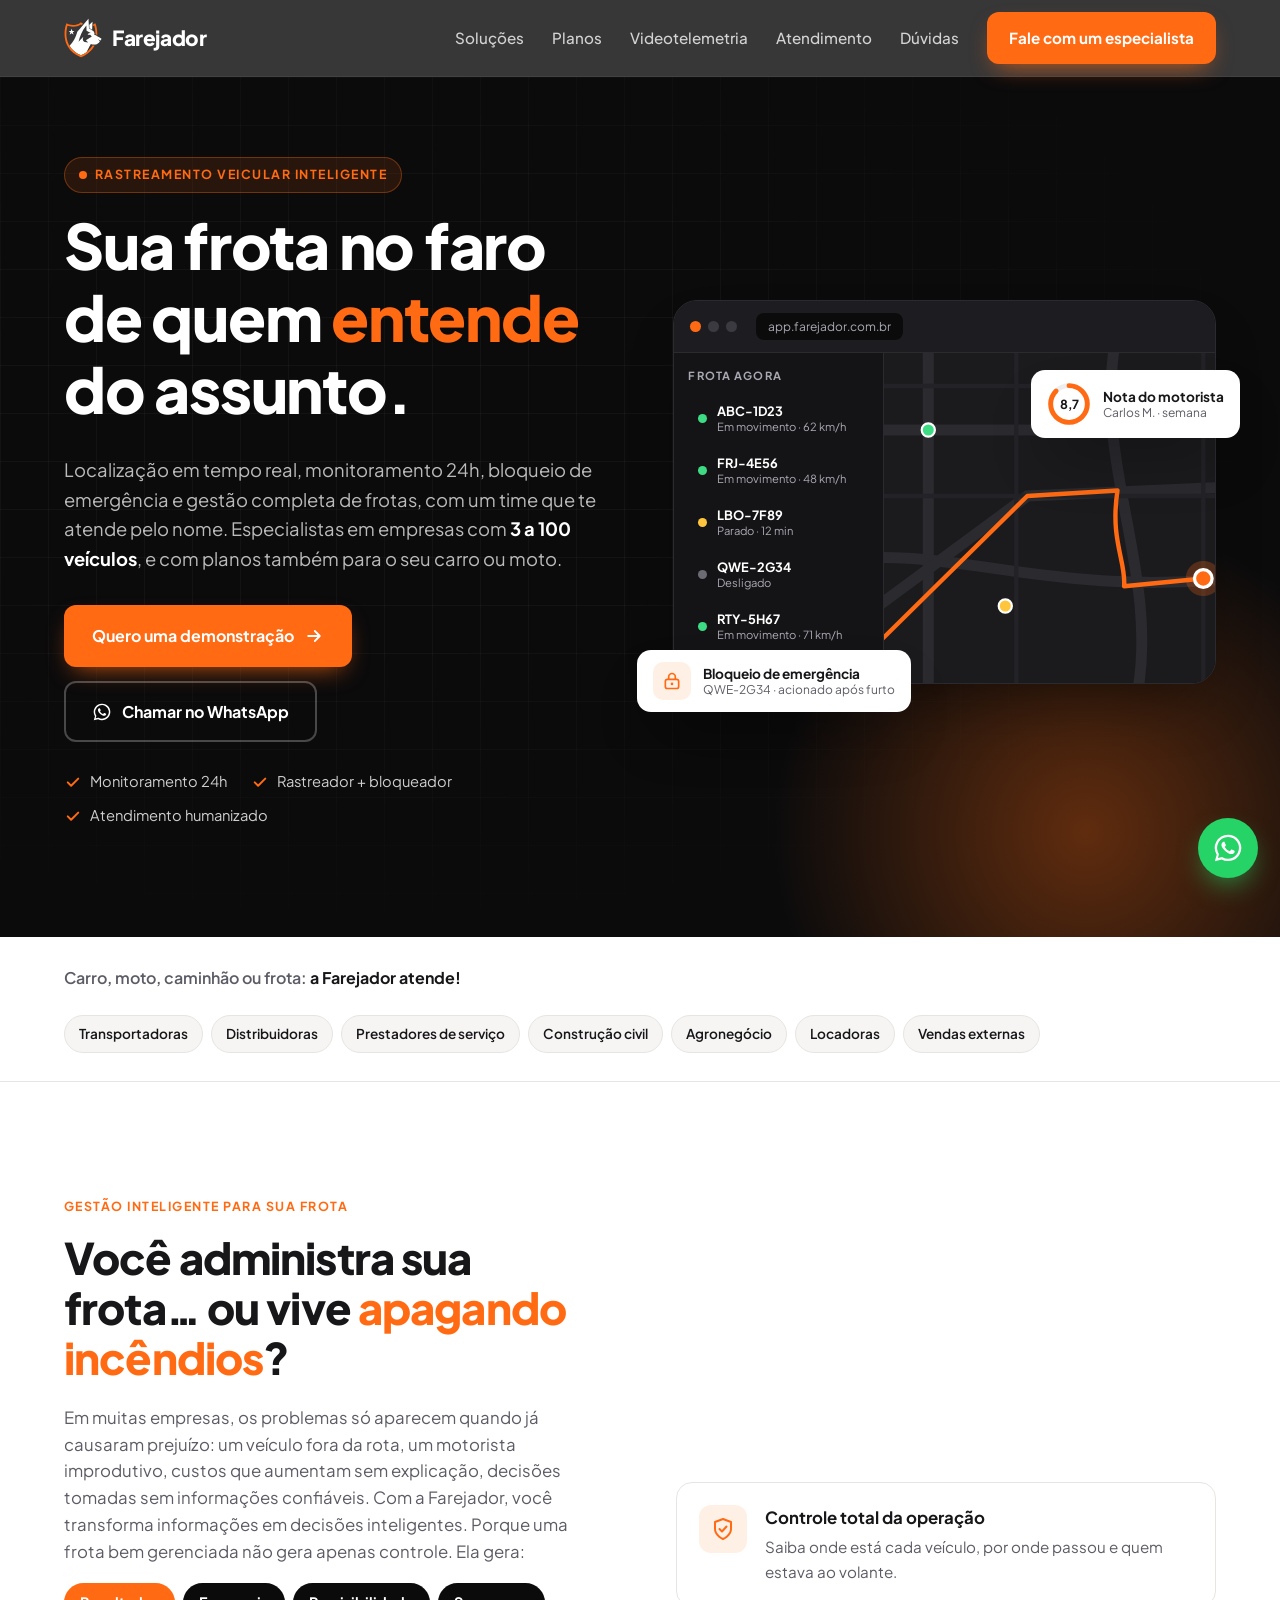
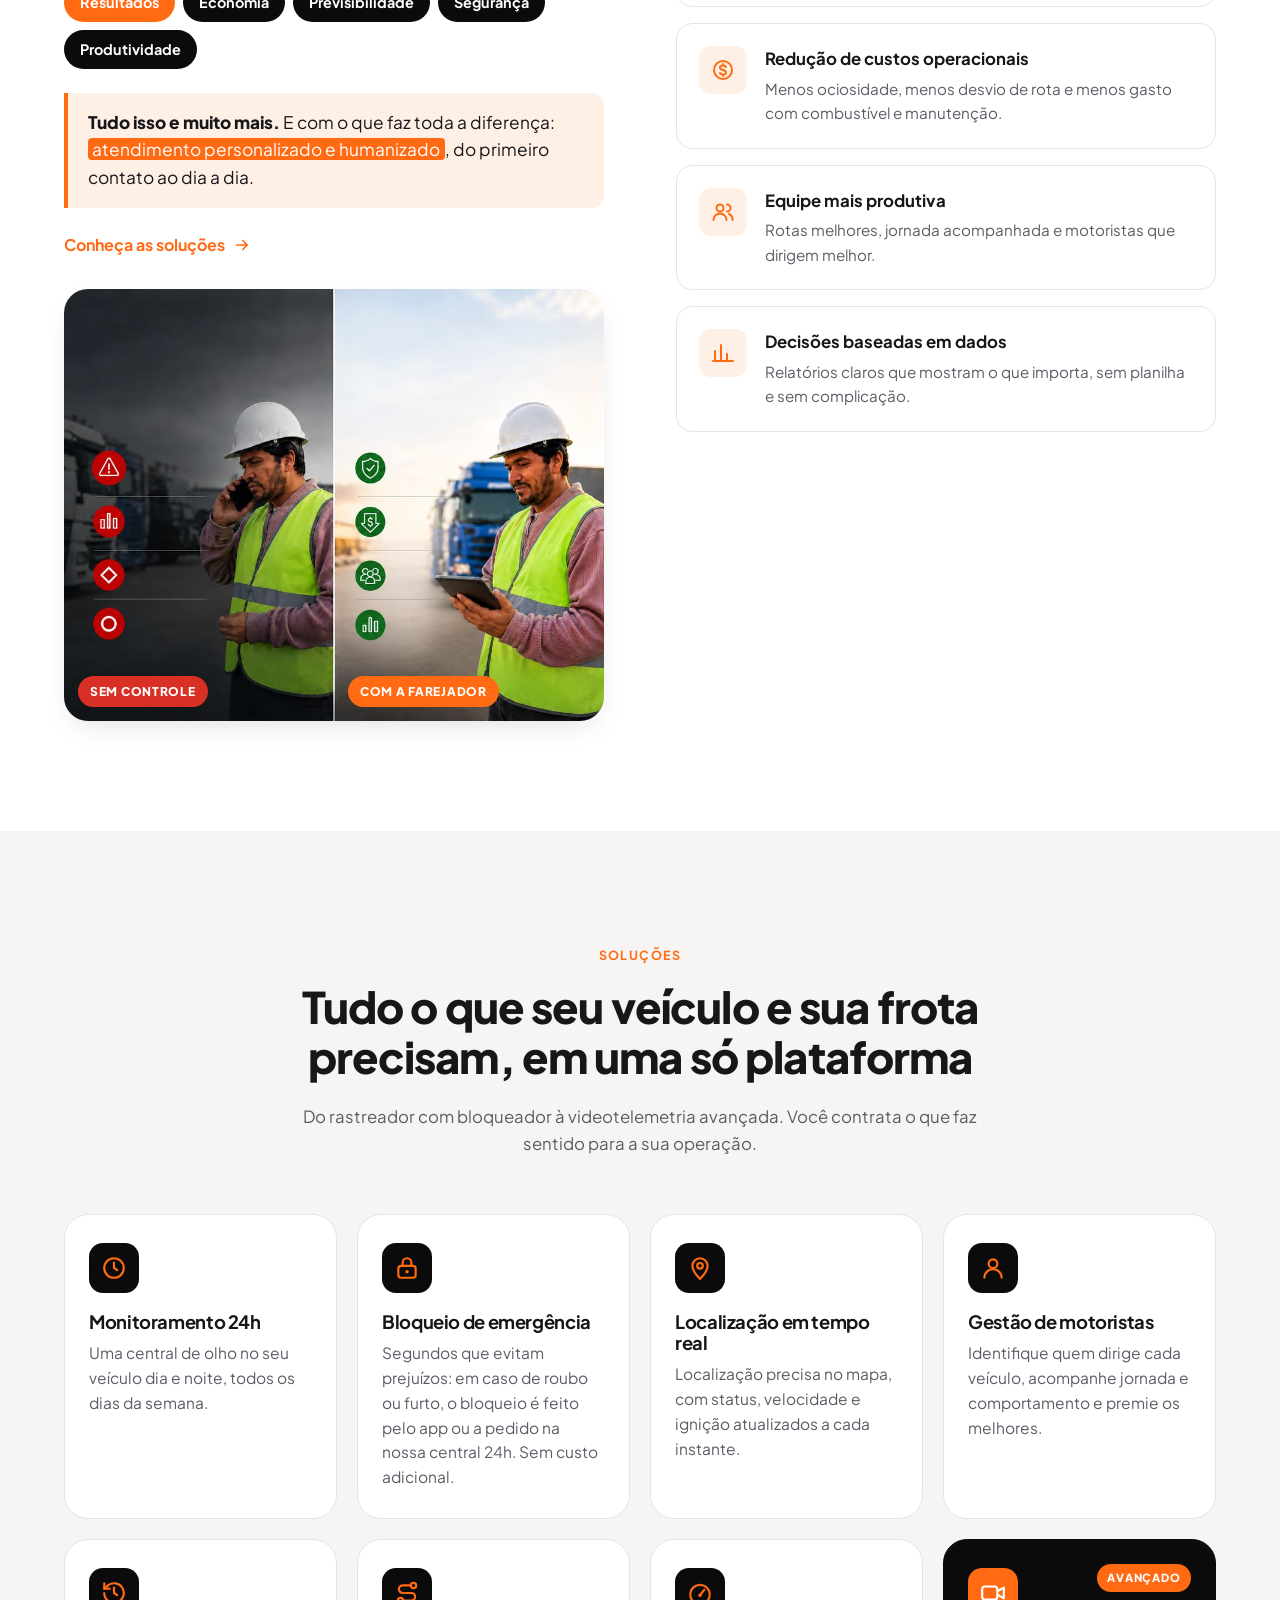
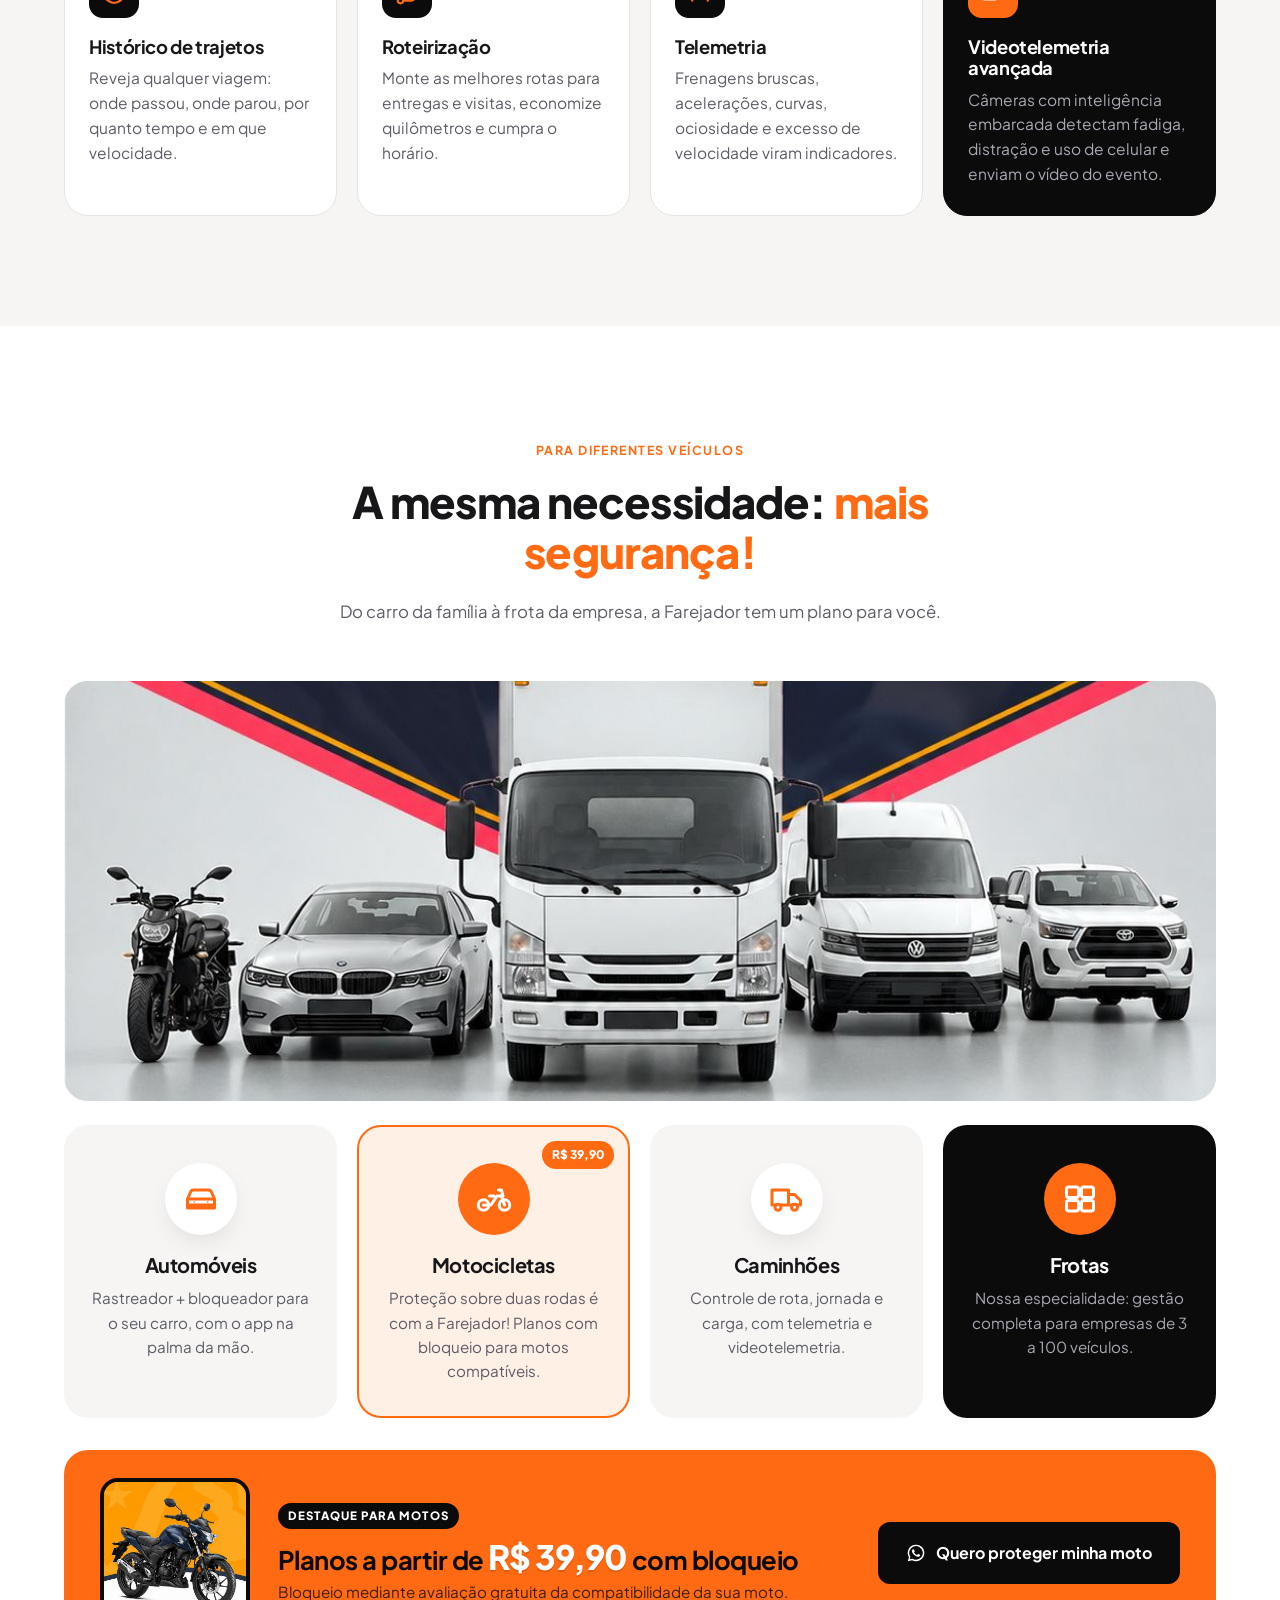
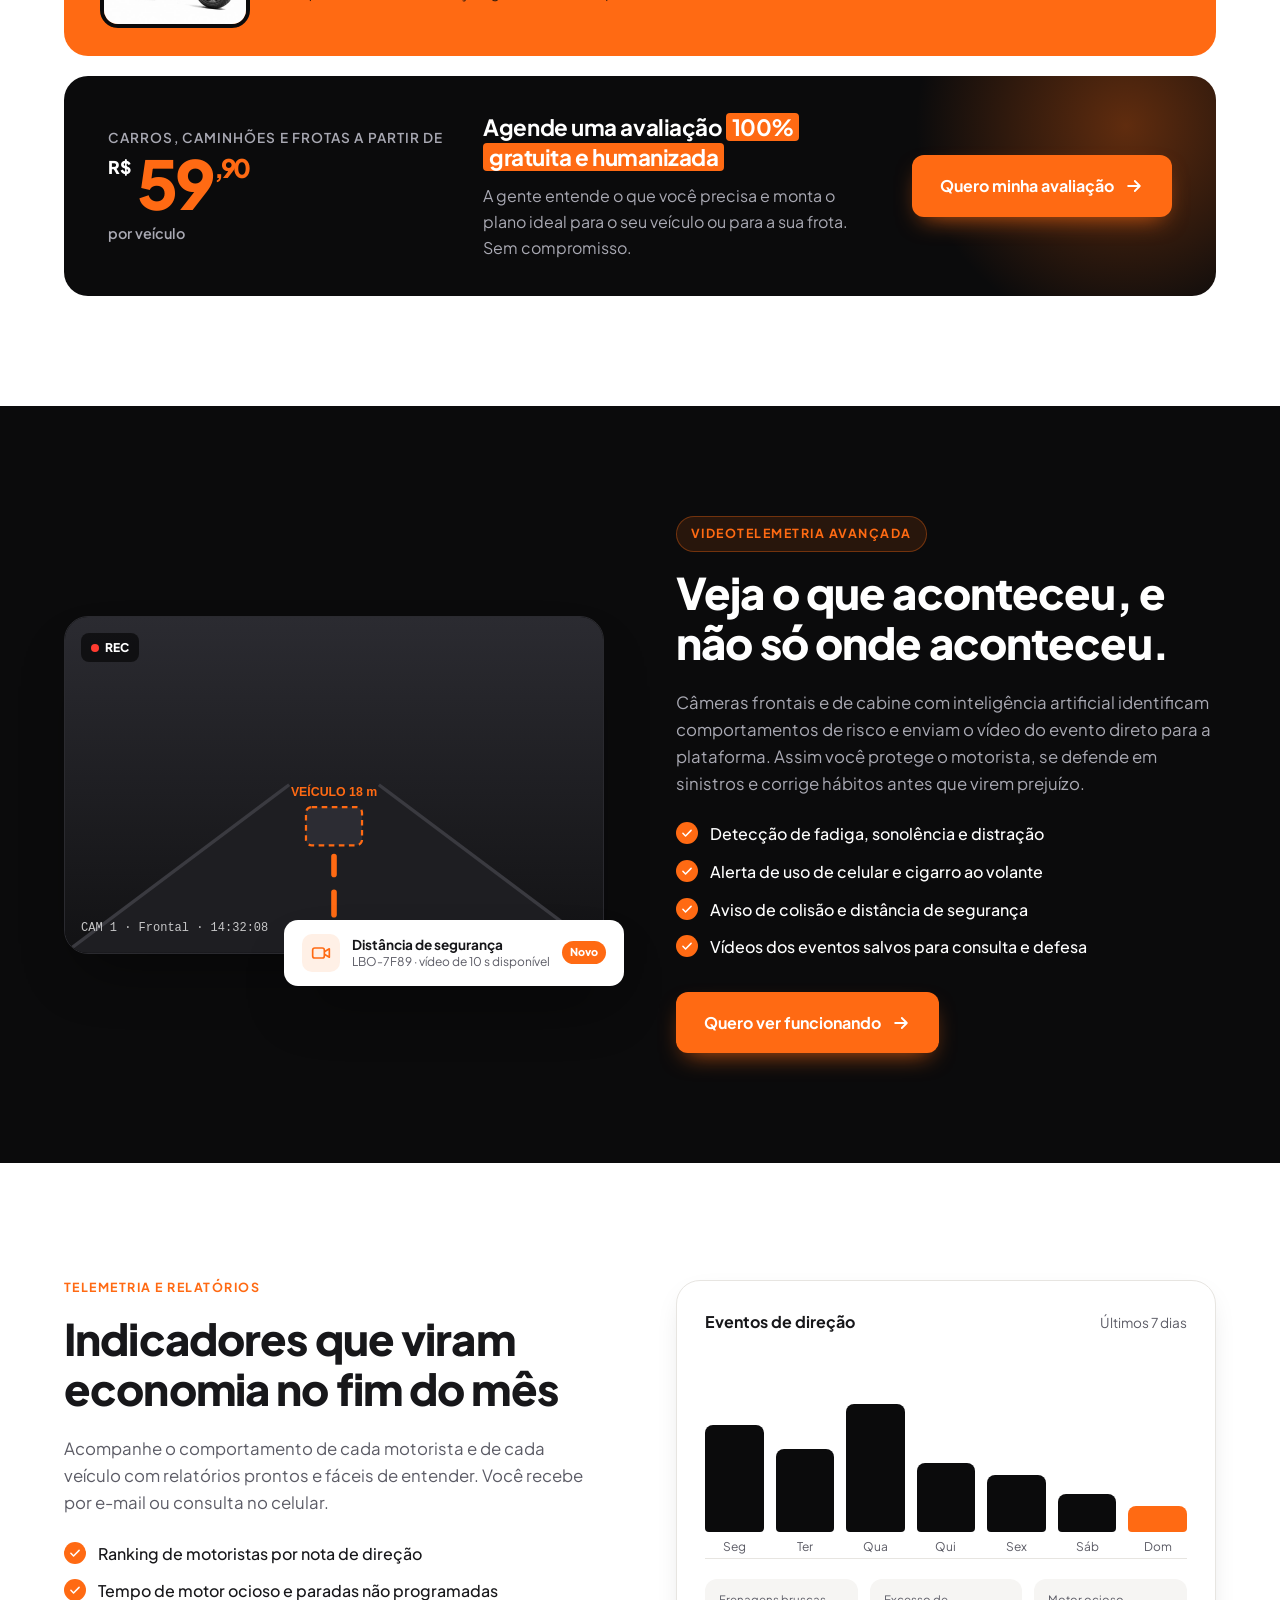
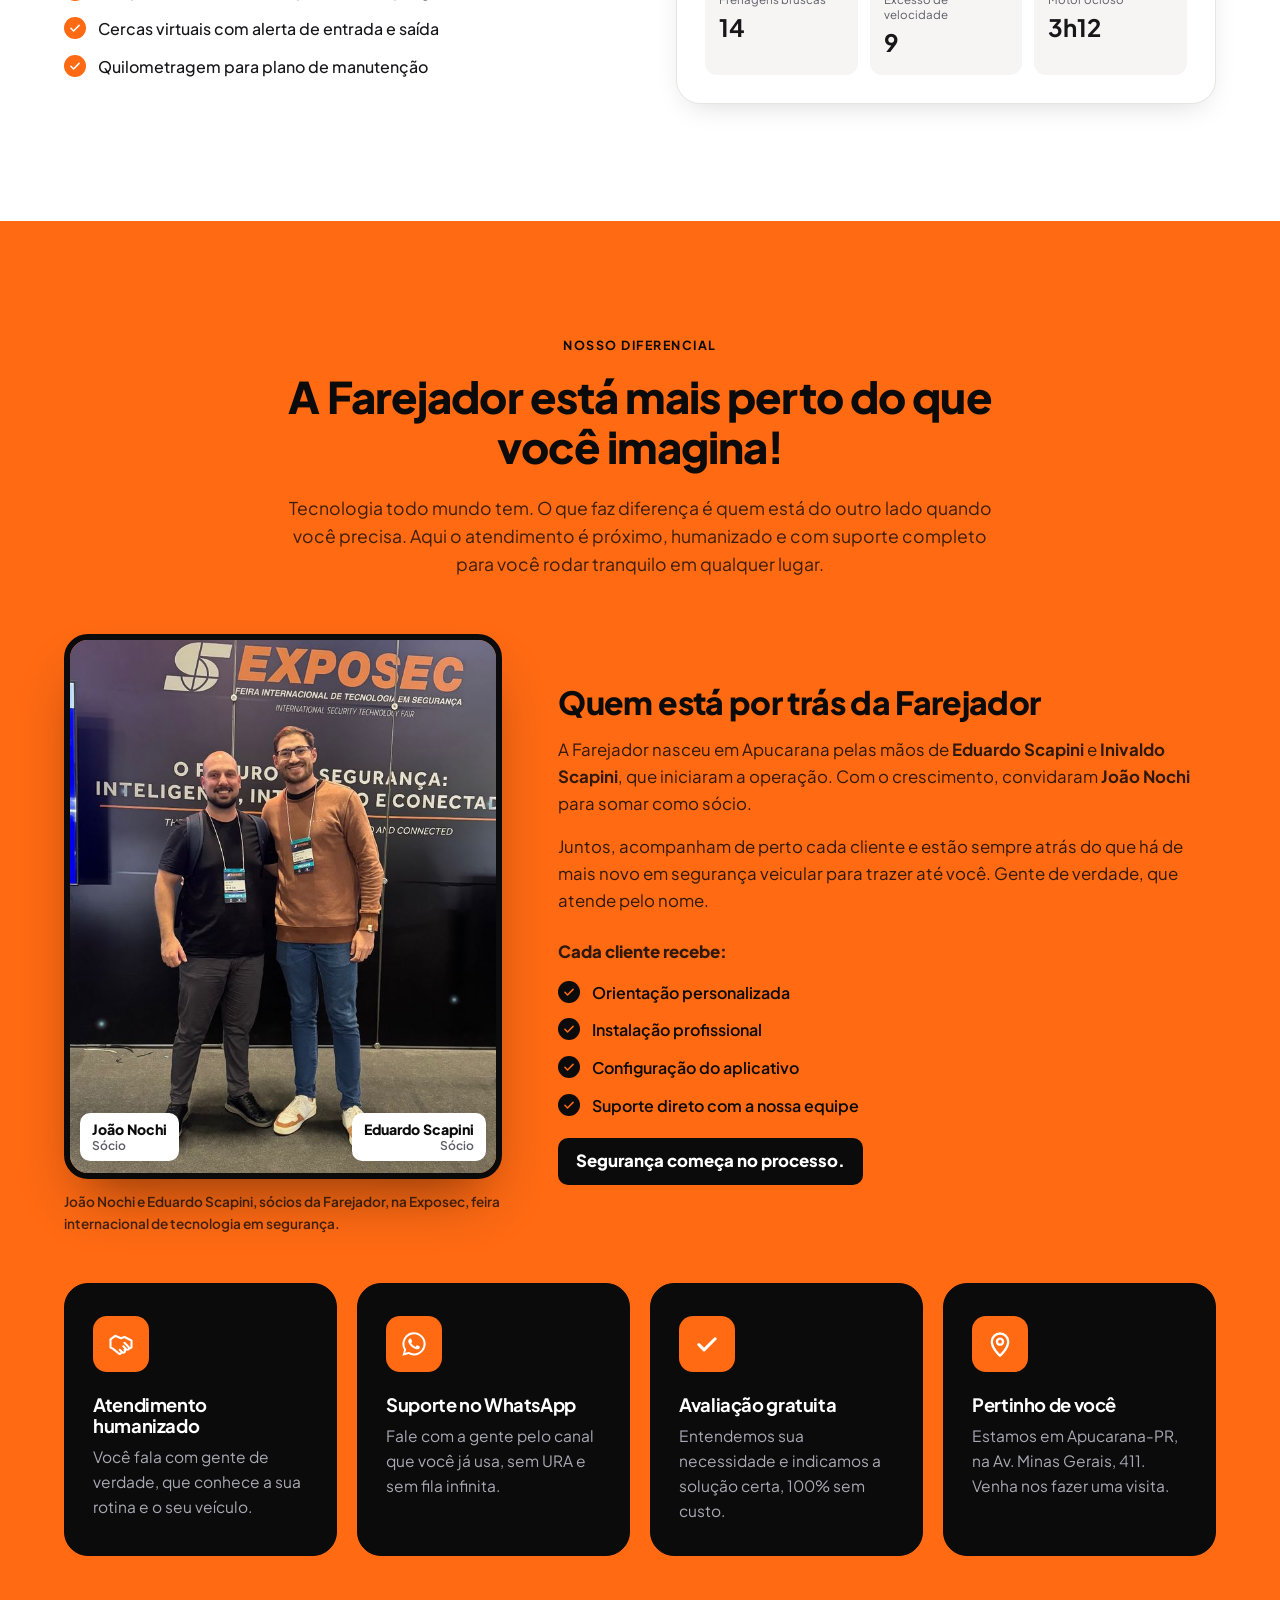
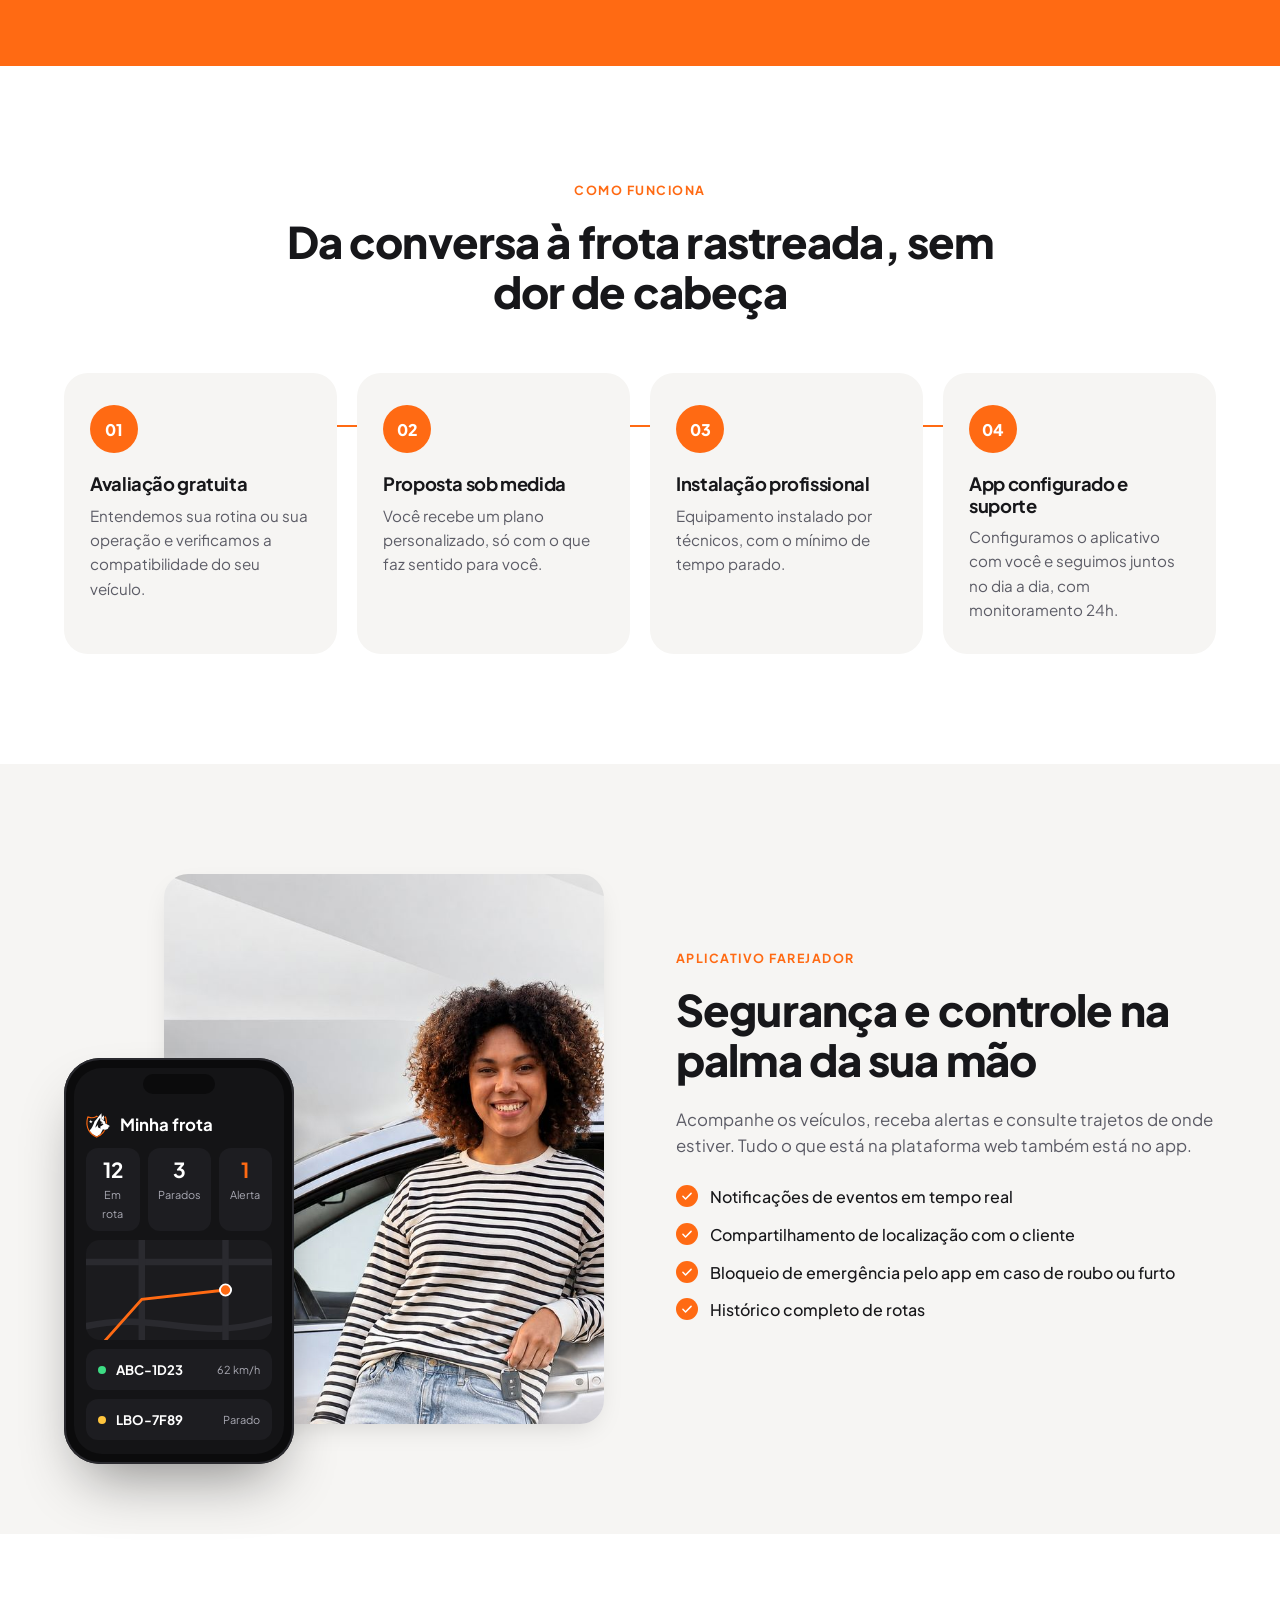
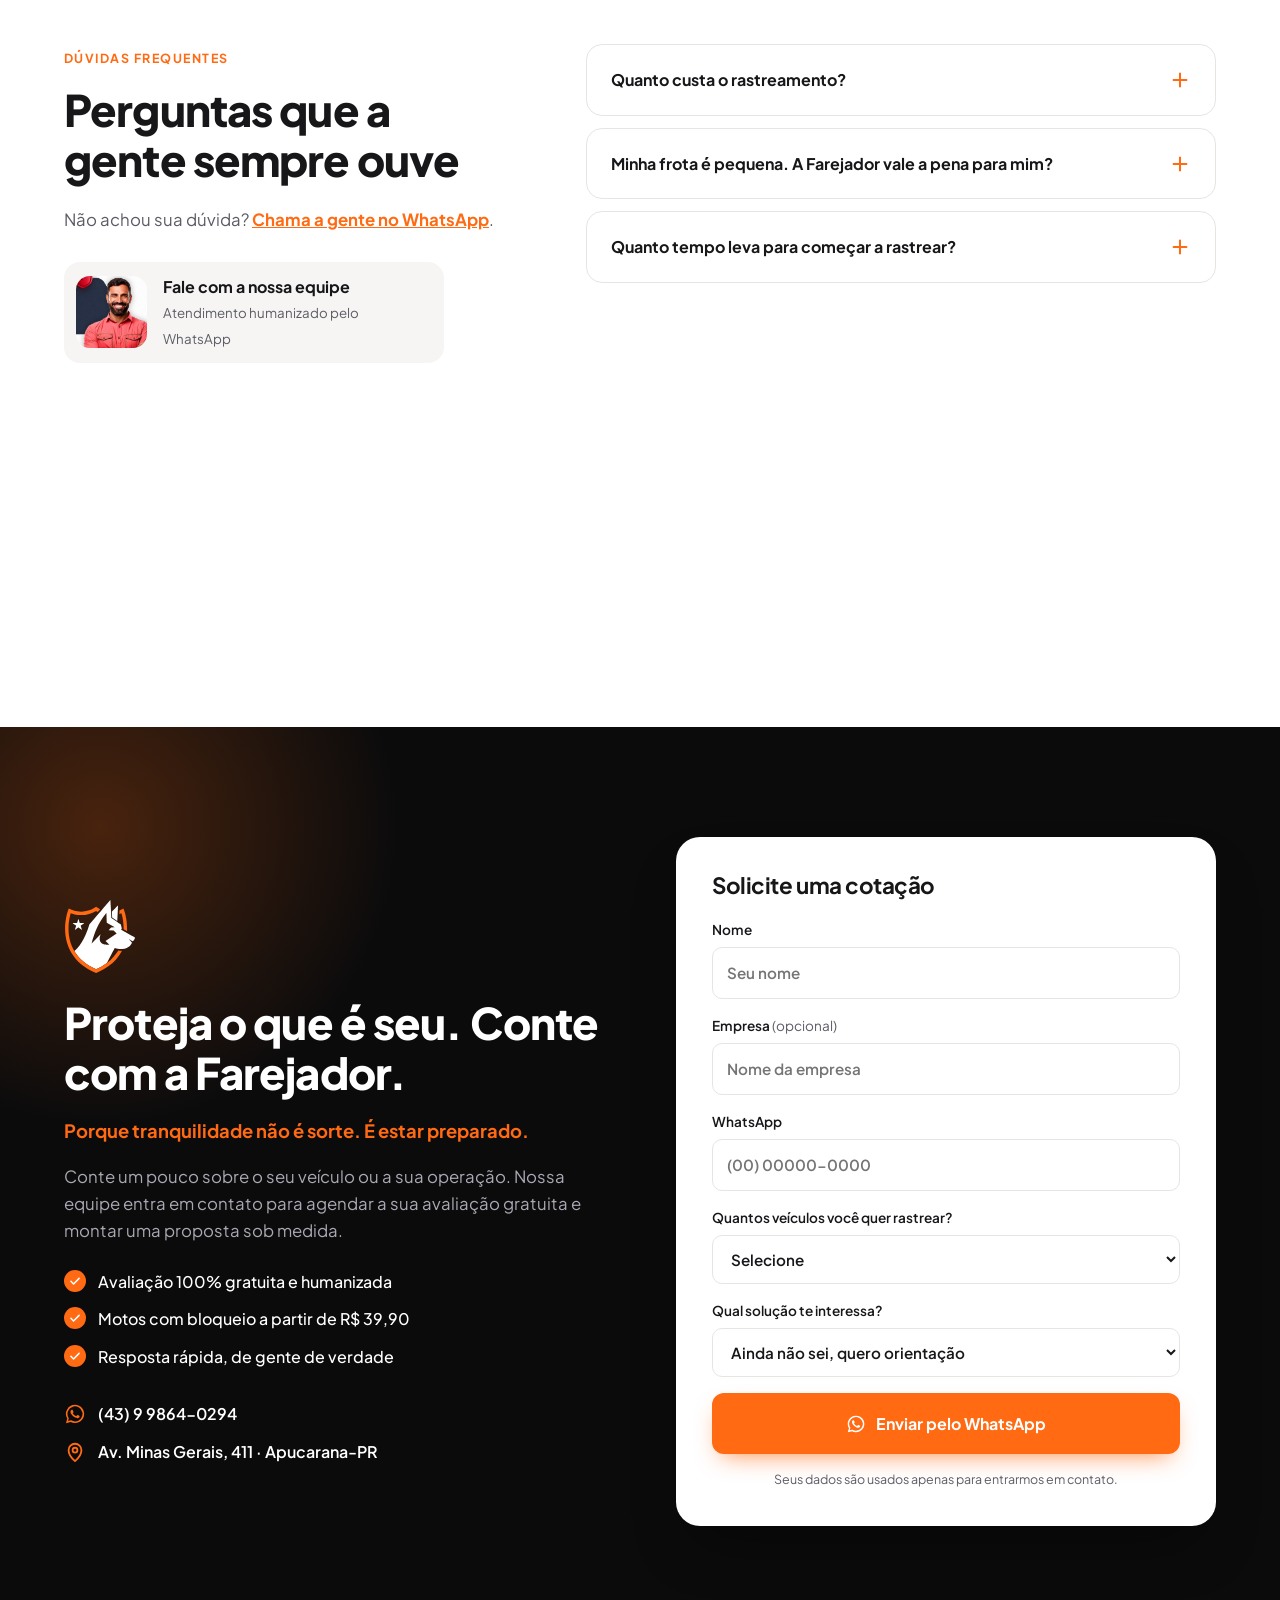
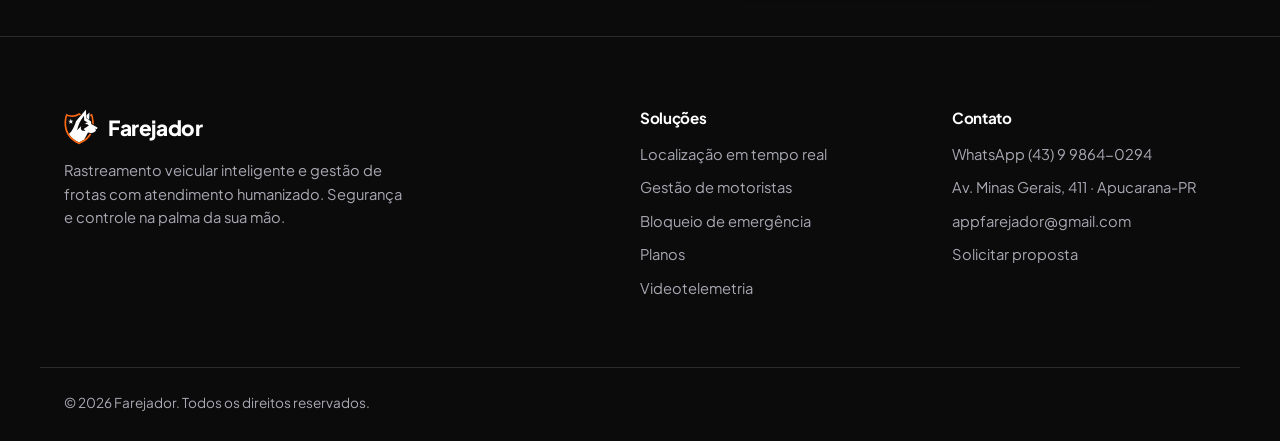
<file: index.html>
<!doctype html>
<html lang="pt-BR">
<head>
  <meta charset="utf-8">
  <meta name="viewport" content="width=device-width, initial-scale=1">
  <title>Farejador | Rastreamento veicular e gestão de frotas em Apucarana-PR</title>
  <meta name="description" content="Rastreamento veicular inteligente para carros, motos, caminhões e frotas: localização em tempo real, monitoramento 24h, bloqueio de emergência, telemetria e videotelemetria. Motos com bloqueio a partir de R$ 39,90 e demais veículos a partir de R$ 59,90 por veículo. Atendimento humanizado em Apucarana-PR.">
  <meta name="theme-color" content="#0B0B0C">
  <meta property="og:title" content="Farejador | Rastreamento veicular inteligente">
  <meta property="og:description" content="Segurança e controle na palma da sua mão. Rastreamento veicular com atendimento humanizado.">
  <meta property="og:type" content="website">
  <meta property="og:url" content="https://www.farejadorapp.com.br/">
  <meta property="og:image" content="https://www.farejadorapp.com.br/assets/img/og-farejador.jpg">
  <meta property="og:image:width" content="1200">
  <meta property="og:image:height" content="630">
  <meta property="og:locale" content="pt_BR">
  <meta name="twitter:card" content="summary_large_image">
  <link rel="canonical" href="https://www.farejadorapp.com.br/">
  <link rel="icon" type="image/svg+xml" href="assets/img/farejador-simbolo.svg">
  <link rel="preconnect" href="https://fonts.googleapis.com">
  <link rel="preconnect" href="https://fonts.gstatic.com" crossorigin>
  <link href="https://fonts.googleapis.com/css2?family=Plus+Jakarta+Sans:wght@400;500;600;700;800&display=swap" rel="stylesheet">
  <link rel="stylesheet" href="assets/css/style.css">
</head>
<body>

  <!-- SVG sprite de ícones -->
  <svg width="0" height="0" style="position:absolute" aria-hidden="true">
    <defs>
      <symbol id="i-pin" viewBox="0 0 24 24"><path d="M12 22s7-6.2 7-12a7 7 0 1 0-14 0c0 5.8 7 12 7 12Z" fill="none" stroke="currentColor" stroke-width="2" stroke-linejoin="round"/><circle cx="12" cy="10" r="2.6" fill="none" stroke="currentColor" stroke-width="2"/></symbol>
      <symbol id="i-driver" viewBox="0 0 24 24"><circle cx="12" cy="8" r="4" fill="none" stroke="currentColor" stroke-width="2"/><path d="M4 21a8 8 0 0 1 16 0" fill="none" stroke="currentColor" stroke-width="2" stroke-linecap="round"/></symbol>
      <symbol id="i-history" viewBox="0 0 24 24"><path d="M3 12a9 9 0 1 0 3-6.7L3 8" fill="none" stroke="currentColor" stroke-width="2" stroke-linecap="round" stroke-linejoin="round"/><path d="M3 3v5h5M12 7v5l3 2" fill="none" stroke="currentColor" stroke-width="2" stroke-linecap="round" stroke-linejoin="round"/></symbol>
      <symbol id="i-route" viewBox="0 0 24 24"><circle cx="6" cy="19" r="2.5" fill="none" stroke="currentColor" stroke-width="2"/><circle cx="18" cy="5" r="2.5" fill="none" stroke="currentColor" stroke-width="2"/><path d="M8.5 19H16a3.5 3.5 0 0 0 0-7H8a3.5 3.5 0 0 1 0-7h7.5" fill="none" stroke="currentColor" stroke-width="2" stroke-linecap="round"/></symbol>
      <symbol id="i-gauge" viewBox="0 0 24 24"><path d="M4.9 19a9 9 0 1 1 14.2 0" fill="none" stroke="currentColor" stroke-width="2" stroke-linecap="round"/><path d="m12 14 4-5" fill="none" stroke="currentColor" stroke-width="2" stroke-linecap="round"/><circle cx="12" cy="14" r="1.6" fill="currentColor"/></symbol>
      <symbol id="i-camera" viewBox="0 0 24 24"><rect x="2" y="6" width="14" height="12" rx="2.5" fill="none" stroke="currentColor" stroke-width="2"/><path d="m16 10.5 6-3.5v10l-6-3.5" fill="none" stroke="currentColor" stroke-width="2" stroke-linejoin="round"/></symbol>
      <symbol id="i-chat" viewBox="0 0 24 24"><path d="M21 12a8 8 0 0 1-11.6 7.1L4 20.5l1.4-5A8 8 0 1 1 21 12Z" fill="none" stroke="currentColor" stroke-width="2" stroke-linejoin="round"/></symbol>
      <symbol id="i-handshake" viewBox="0 0 24 24"><path d="m11 17 2 2a1.4 1.4 0 0 0 2-2M14 14l2.5 2.5a1.4 1.4 0 0 0 2-2L15 11M3 8l4-3 5 2 3-1 6 3v6l-2 1M3 8v7l2 1 5 4a1.4 1.4 0 0 0 2-2" fill="none" stroke="currentColor" stroke-width="1.8" stroke-linecap="round" stroke-linejoin="round"/></symbol>
      <symbol id="i-bolt" viewBox="0 0 24 24"><path d="M13 2 4 14h7l-1 8 9-12h-7l1-8Z" fill="none" stroke="currentColor" stroke-width="2" stroke-linejoin="round"/></symbol>
      <symbol id="i-shield" viewBox="0 0 24 24"><path d="M12 22s8-3.5 8-10V5l-8-3-8 3v7c0 6.5 8 10 8 10Z" fill="none" stroke="currentColor" stroke-width="2" stroke-linejoin="round"/><path d="m8.5 12 2.5 2.5 4.5-5" fill="none" stroke="currentColor" stroke-width="2" stroke-linecap="round" stroke-linejoin="round"/></symbol>
      <symbol id="i-check" viewBox="0 0 24 24"><path d="m5 12.5 4.5 4.5L19 7.5" fill="none" stroke="currentColor" stroke-width="2.6" stroke-linecap="round" stroke-linejoin="round"/></symbol>
      <symbol id="i-arrow" viewBox="0 0 24 24"><path d="M5 12h14m-6-6 6 6-6 6" fill="none" stroke="currentColor" stroke-width="2.2" stroke-linecap="round" stroke-linejoin="round"/></symbol>
      <symbol id="i-plus" viewBox="0 0 24 24"><path d="M12 5v14M5 12h14" fill="none" stroke="currentColor" stroke-width="2.2" stroke-linecap="round"/></symbol>
      <symbol id="i-whats" viewBox="0 0 24 24"><path fill="currentColor" d="M12.04 2a9.9 9.9 0 0 0-8.5 15l-1.4 5 5.2-1.4A9.9 9.9 0 1 0 12.04 2Zm0 18.1a8.2 8.2 0 0 1-4.2-1.15l-.3-.18-3.1.8.83-3-.2-.31a8.2 8.2 0 1 1 6.97 3.84Zm4.5-6.14c-.25-.12-1.46-.72-1.69-.8-.22-.08-.39-.12-.55.13-.16.24-.64.8-.78.96-.14.17-.29.19-.53.06a6.7 6.7 0 0 1-3.34-2.92c-.25-.43.25-.4.72-1.34.08-.16.04-.3-.02-.43-.06-.12-.55-1.33-.76-1.82-.2-.48-.4-.41-.55-.42h-.47a.9.9 0 0 0-.65.3 2.74 2.74 0 0 0-.86 2.04 4.76 4.76 0 0 0 1 2.53 10.9 10.9 0 0 0 4.17 3.68c1.55.67 2.16.73 2.93.61.47-.07 1.46-.6 1.66-1.17.2-.58.2-1.07.15-1.17-.06-.1-.22-.17-.47-.29Z"/></symbol>
      <symbol id="i-truck" viewBox="0 0 24 24"><path d="M2 6h11v10H2zM13 9h4l4 4v3h-8" fill="none" stroke="currentColor" stroke-width="2" stroke-linejoin="round"/><circle cx="6" cy="17.5" r="2" fill="#fff" stroke="currentColor" stroke-width="2"/><circle cx="17" cy="17.5" r="2" fill="#fff" stroke="currentColor" stroke-width="2"/></symbol>
      <symbol id="i-bell" viewBox="0 0 24 24"><path d="M6 16V11a6 6 0 1 1 12 0v5l2 2H4l2-2ZM10 21h4" fill="none" stroke="currentColor" stroke-width="2" stroke-linejoin="round" stroke-linecap="round"/></symbol>
      <symbol id="i-fuel" viewBox="0 0 24 24"><path d="M4 21V5a2 2 0 0 1 2-2h6a2 2 0 0 1 2 2v16M3 21h12M4 10h10M14 8l3 2v8a1.5 1.5 0 0 0 3 0V8l-3-3" fill="none" stroke="currentColor" stroke-width="2" stroke-linejoin="round" stroke-linecap="round"/></symbol>
      <symbol id="i-lock" viewBox="0 0 24 24"><rect x="4" y="10" width="16" height="11" rx="2.5" fill="none" stroke="currentColor" stroke-width="2"/><path d="M8 10V7a4 4 0 0 1 8 0v3" fill="none" stroke="currentColor" stroke-width="2"/><circle cx="12" cy="15.5" r="1.6" fill="currentColor"/></symbol>
      <symbol id="i-clock" viewBox="0 0 24 24"><circle cx="12" cy="12" r="9" fill="none" stroke="currentColor" stroke-width="2"/><path d="M12 7v5l3 2" fill="none" stroke="currentColor" stroke-width="2" stroke-linecap="round"/></symbol>
      <symbol id="i-car" viewBox="0 0 24 24"><path d="M3 16v-4l2.2-5A2 2 0 0 1 7 6h10a2 2 0 0 1 1.8 1l2.2 5v4M3 12h18M3 16h18v2H3z" fill="none" stroke="currentColor" stroke-width="2" stroke-linejoin="round"/><circle cx="7.5" cy="14" r=".5" fill="currentColor"/><circle cx="16.5" cy="14" r=".5" fill="currentColor"/></symbol>
      <symbol id="i-moto" viewBox="0 0 24 24"><circle cx="5" cy="16" r="3.5" fill="none" stroke="currentColor" stroke-width="2"/><circle cx="19" cy="16" r="3.5" fill="none" stroke="currentColor" stroke-width="2"/><path d="M5 16h5l4-6h3l2 6M12 10H9M15 6h2l1 4" fill="none" stroke="currentColor" stroke-width="2" stroke-linecap="round" stroke-linejoin="round"/></symbol>
      <symbol id="i-fleet" viewBox="0 0 24 24"><rect x="3" y="4" width="8" height="7" rx="1.5" fill="none" stroke="currentColor" stroke-width="2"/><rect x="13" y="4" width="8" height="7" rx="1.5" fill="none" stroke="currentColor" stroke-width="2"/><rect x="3" y="13" width="8" height="7" rx="1.5" fill="none" stroke="currentColor" stroke-width="2"/><rect x="13" y="13" width="8" height="7" rx="1.5" fill="none" stroke="currentColor" stroke-width="2"/></symbol>
      <symbol id="i-chart" viewBox="0 0 24 24"><path d="M4 20V10M10 20V4M16 20v-7M22 20H2" fill="none" stroke="currentColor" stroke-width="2" stroke-linecap="round"/></symbol>
      <symbol id="i-team" viewBox="0 0 24 24"><circle cx="9" cy="8" r="3.5" fill="none" stroke="currentColor" stroke-width="2"/><path d="M2.5 20a6.5 6.5 0 0 1 13 0M16 4.5a3.5 3.5 0 0 1 0 7M18 14a6 6 0 0 1 3.5 6" fill="none" stroke="currentColor" stroke-width="2" stroke-linecap="round"/></symbol>
      <symbol id="i-money" viewBox="0 0 24 24"><circle cx="12" cy="12" r="9" fill="none" stroke="currentColor" stroke-width="2"/><path d="M15 9a3 2.5 0 0 0-3-1.5c-1.7 0-3 .9-3 2.2 0 3 6 1.6 6 4.6 0 1.3-1.3 2.2-3 2.2a3 2.5 0 0 1-3-1.5M12 6v1.5M12 16.5V18" fill="none" stroke="currentColor" stroke-width="2" stroke-linecap="round"/></symbol>
    </defs>
  </svg>

  <!-- ================= HEADER ================= -->
  <header class="header" id="topo">
    <div class="container header__inner">
      <a href="#topo" class="brand" aria-label="Farejador, voltar ao topo">
        <img src="assets/img/farejador-simbolo-branco.svg" alt="" width="38" height="40">
        <span>Farejador</span>
      </a>
      <nav class="nav" id="nav" aria-label="Principal">
        <a href="#solucoes">Soluções</a>
        <a href="#planos">Planos</a>
        <a href="#videotelemetria">Videotelemetria</a>
        <a href="#atendimento">Atendimento</a>
        <a href="#faq">Dúvidas</a>
        <a href="#contato" class="btn btn--primary nav__cta">Fale com um especialista</a>
      </nav>
      <button class="nav-toggle" aria-label="Abrir menu" aria-expanded="false" aria-controls="nav"><span></span><span></span><span></span></button>
    </div>
  </header>

  <main>
    <!-- ================= HERO ================= -->
    <section class="hero">
      <div class="hero__glow" aria-hidden="true"></div>
      <div class="container hero__grid">
        <div class="hero__copy">
          <span class="eyebrow eyebrow--dark"><span class="dot"></span> Rastreamento veicular inteligente</span>
          <h1>Sua frota no faro de quem <em>entende</em> do assunto.</h1>
          <p class="lead">Localização em tempo real, monitoramento 24h, bloqueio de emergência e gestão completa de frotas, com um time que te atende pelo nome. Especialistas em empresas com <strong>3 a 100 veículos</strong>, e com planos também para o seu carro ou moto.</p>
          <div class="hero__ctas">
            <a href="#contato" class="btn btn--primary btn--lg">Quero uma demonstração <svg><use href="#i-arrow"/></svg></a>
            <a href="#" class="btn btn--ghost btn--lg js-whats"><svg><use href="#i-whats"/></svg> Chamar no WhatsApp</a>
          </div>
          <ul class="hero__checks">
            <li><svg><use href="#i-check"/></svg> Monitoramento 24h</li>
            <li><svg><use href="#i-check"/></svg> Rastreador + bloqueador</li>
            <li><svg><use href="#i-check"/></svg> Atendimento humanizado</li>
          </ul>
        </div>

        <!-- Mockup da plataforma -->
        <div class="hero__visual" aria-label="Ilustração da plataforma Farejador">
          <div class="dash">
            <div class="dash__bar">
              <span></span><span></span><span></span>
              <div class="dash__url">app.farejador.com.br</div>
            </div>
            <div class="dash__body">
              <aside class="dash__side">
                <div class="dash__title">Frota agora</div>
                <div class="veh is-on"><i></i><div><b>ABC-1D23</b><small>Em movimento · 62 km/h</small></div></div>
                <div class="veh is-on"><i></i><div><b>FRJ-4E56</b><small>Em movimento · 48 km/h</small></div></div>
                <div class="veh is-idle"><i></i><div><b>LBO-7F89</b><small>Parado · 12 min</small></div></div>
                <div class="veh is-off"><i></i><div><b>QWE-2G34</b><small>Desligado</small></div></div>
                <div class="veh is-on"><i></i><div><b>RTY-5H67</b><small>Em movimento · 71 km/h</small></div></div>
              </aside>
              <div class="dash__map">
                <svg viewBox="0 0 400 300" preserveAspectRatio="xMidYMid slice" aria-hidden="true">
                  <rect width="400" height="300" fill="#1B1B1E"/>
                  <g stroke="#2A2A2F" stroke-width="10" fill="none" stroke-linecap="round">
                    <path d="M-10 70 H410"/><path d="M-10 190 C120 170 200 230 410 200"/><path d="M90 -10 V310"/><path d="M260 -10 C240 100 300 200 280 310"/><path d="M-10 270 L180 130 L410 120"/>
                  </g>
                  <g stroke="#232327" stroke-width="4" fill="none">
                    <path d="M-10 30 H410"/><path d="M-10 130 H410"/><path d="M170 -10 V310"/><path d="M340 -10 V310"/><path d="M40 -10 V310"/>
                  </g>
                  <path class="route" d="M40 268 L180 130 L262 125 C255 170 270 190 268 212 L340 205" fill="none" stroke="#FF6A13" stroke-width="4" stroke-linecap="round" stroke-linejoin="round"/>
                  <circle cx="40" cy="268" r="6" fill="#0B0B0C" stroke="#FF6A13" stroke-width="3"/>
                  <g class="pin-car"><circle cx="340" cy="205" r="16" fill="#FF6A13" opacity=".25"/><circle cx="340" cy="205" r="8" fill="#FF6A13" stroke="#fff" stroke-width="3"/></g>
                  <circle cx="90" cy="70" r="6" fill="#3DDC84" stroke="#fff" stroke-width="2"/>
                  <circle cx="300" cy="60" r="6" fill="#3DDC84" stroke="#fff" stroke-width="2"/>
                  <circle cx="160" cy="230" r="6" fill="#FFC53D" stroke="#fff" stroke-width="2"/>
                  <circle cx="370" cy="150" r="6" fill="#8A8A93" stroke="#fff" stroke-width="2"/>
                </svg>
              </div>
            </div>
          </div>

          <div class="float float--alert">
            <span class="float__icon float__icon--orange"><svg><use href="#i-lock"/></svg></span>
            <div><b>Bloqueio de emergência</b><small>QWE-2G34 · acionado após furto</small></div>
          </div>
          <div class="float float--score">
            <div class="score"><svg viewBox="0 0 36 36"><circle cx="18" cy="18" r="15" fill="none" stroke="#EEE" stroke-width="4"/><circle cx="18" cy="18" r="15" fill="none" stroke="#FF6A13" stroke-width="4" stroke-dasharray="82 100" stroke-linecap="round" transform="rotate(-90 18 18)"/></svg><b>8,7</b></div>
            <div><b>Nota do motorista</b><small>Carlos M. · semana</small></div>
          </div>
        </div>
      </div>
    </section>

    <!-- ================= SEGMENTOS ================= -->
    <section class="strip">
      <div class="container strip__inner">
        <p>Carro, moto, caminhão ou frota: <strong>a Farejador atende!</strong></p>
        <ul class="chips">
          <li>Transportadoras</li><li>Distribuidoras</li><li>Prestadores de serviço</li><li>Construção civil</li><li>Agronegócio</li><li>Locadoras</li><li>Vendas externas</li>
        </ul>
      </div>
    </section>

    <!-- ================= DOR / BENEFÍCIOS ================= -->
    <section class="section">
      <div class="container split">
        <div>
          <span class="eyebrow">Gestão inteligente para sua frota</span>
          <h2>Você administra sua frota… ou vive <em>apagando incêndios</em>?</h2>
          <p class="muted">Em muitas empresas, os problemas só aparecem quando já causaram prejuízo: um veículo fora da rota, um motorista improdutivo, custos que aumentam sem explicação, decisões tomadas sem informações confiáveis. Com a Farejador, você transforma informações em decisões inteligentes. Porque uma frota bem gerenciada não gera apenas controle. Ela gera:</p>
          <ul class="gains">
            <li>Resultados</li><li>Economia</li><li>Previsibilidade</li><li>Segurança</li><li>Produtividade</li>
          </ul>
          <p class="punch"><strong>Tudo isso e muito mais.</strong> E com o que faz toda a diferença: <mark>atendimento personalizado e humanizado</mark>, do primeiro contato ao dia a dia.</p>
          <a href="#solucoes" class="link-arrow">Conheça as soluções <svg><use href="#i-arrow"/></svg></a>
          <figure class="photo photo--wide">
            <img src="assets/img/fotos/frota-antes-depois.jpg" alt="Gestor de frota antes, preocupado ao telefone, e depois, acompanhando a operação pelo tablet" width="900" height="720" loading="lazy">
            <span class="photo__tag photo__tag--before">Sem controle</span>
            <span class="photo__tag photo__tag--after">Com a Farejador</span>
          </figure>
        </div>
        <ul class="benefits">
          <li><span class="ic"><svg><use href="#i-shield"/></svg></span><div><b>Controle total da operação</b><p>Saiba onde está cada veículo, por onde passou e quem estava ao volante.</p></div></li>
          <li><span class="ic"><svg><use href="#i-money"/></svg></span><div><b>Redução de custos operacionais</b><p>Menos ociosidade, menos desvio de rota e menos gasto com combustível e manutenção.</p></div></li>
          <li><span class="ic"><svg><use href="#i-team"/></svg></span><div><b>Equipe mais produtiva</b><p>Rotas melhores, jornada acompanhada e motoristas que dirigem melhor.</p></div></li>
          <li><span class="ic"><svg><use href="#i-chart"/></svg></span><div><b>Decisões baseadas em dados</b><p>Relatórios claros que mostram o que importa, sem planilha e sem complicação.</p></div></li>
        </ul>
      </div>
    </section>

    <!-- ================= SOLUÇÕES ================= -->
    <section class="section section--soft" id="solucoes">
      <div class="container">
        <div class="section__head">
          <span class="eyebrow">Soluções</span>
          <h2>Tudo o que seu veículo e sua frota precisam, em uma só plataforma</h2>
          <p class="muted">Do rastreador com bloqueador à videotelemetria avançada. Você contrata o que faz sentido para a sua operação.</p>
        </div>
        <div class="cards cards--4 cards--compact">
          <article class="card">
            <span class="card__ic"><svg><use href="#i-clock"/></svg></span>
            <h3>Monitoramento 24h</h3>
            <p>Uma central de olho no seu veículo dia e noite, todos os dias da semana.</p>
          </article>
          <article class="card">
            <span class="card__ic"><svg><use href="#i-lock"/></svg></span>
            <h3>Bloqueio de emergência</h3>
            <p>Segundos que evitam prejuízos: em caso de roubo ou furto, o bloqueio é feito pelo app ou a pedido na nossa central 24h. Sem custo adicional.</p>
          </article>
          <article class="card">
            <span class="card__ic"><svg><use href="#i-pin"/></svg></span>
            <h3>Localização em tempo real</h3>
            <p>Localização precisa no mapa, com status, velocidade e ignição atualizados a cada instante.</p>
          </article>
          <article class="card">
            <span class="card__ic"><svg><use href="#i-driver"/></svg></span>
            <h3>Gestão de motoristas</h3>
            <p>Identifique quem dirige cada veículo, acompanhe jornada e comportamento e premie os melhores.</p>
          </article>
          <article class="card">
            <span class="card__ic"><svg><use href="#i-history"/></svg></span>
            <h3>Histórico de trajetos</h3>
            <p>Reveja qualquer viagem: onde passou, onde parou, por quanto tempo e em que velocidade.</p>
          </article>
          <article class="card">
            <span class="card__ic"><svg><use href="#i-route"/></svg></span>
            <h3>Roteirização</h3>
            <p>Monte as melhores rotas para entregas e visitas, economize quilômetros e cumpra o horário.</p>
          </article>
          <article class="card">
            <span class="card__ic"><svg><use href="#i-gauge"/></svg></span>
            <h3>Telemetria</h3>
            <p>Frenagens bruscas, acelerações, curvas, ociosidade e excesso de velocidade viram indicadores.</p>
          </article>
          <article class="card card--featured">
            <span class="card__tag">Avançado</span>
            <span class="card__ic"><svg><use href="#i-camera"/></svg></span>
            <h3>Videotelemetria avançada</h3>
            <p>Câmeras com inteligência embarcada detectam fadiga, distração e uso de celular e enviam o vídeo do evento.</p>
          </article>
        </div>
      </div>
    </section>

    <!-- ================= PLANOS / VEÍCULOS ================= -->
    <section class="section" id="planos">
      <div class="container">
        <div class="section__head">
          <span class="eyebrow">Para diferentes veículos</span>
          <h2>A mesma necessidade: <em>mais segurança!</em></h2>
          <p class="muted">Do carro da família à frota da empresa, a Farejador tem um plano para você.</p>
        </div>
        <figure class="vehicles__banner">
          <img src="assets/img/fotos/veiculos-linha.jpg" alt="Moto, carro, caminhão, van e picape lado a lado" width="1122" height="560" loading="lazy">
        </figure>
        <div class="vehicles">
          <article class="vehicle"><span class="vehicle__ic"><svg><use href="#i-car"/></svg></span><h3>Automóveis</h3><p>Rastreador + bloqueador para o seu carro, com o app na palma da mão.</p></article>
          <article class="vehicle vehicle--moto"><span class="vehicle__badge">R$ 39,90</span><span class="vehicle__ic"><svg><use href="#i-moto"/></svg></span><h3>Motocicletas</h3><p>Proteção sobre duas rodas é com a Farejador! Planos com bloqueio para motos compatíveis.</p></article>
          <article class="vehicle"><span class="vehicle__ic"><svg><use href="#i-truck"/></svg></span><h3>Caminhões</h3><p>Controle de rota, jornada e carga, com telemetria e videotelemetria.</p></article>
          <article class="vehicle vehicle--hl"><span class="vehicle__ic"><svg><use href="#i-fleet"/></svg></span><h3>Frotas</h3><p>Nossa especialidade: gestão completa para empresas de 3 a 100 veículos.</p></article>
        </div>
        <div class="moto-promo">
          <img class="moto-promo__img" src="assets/img/fotos/moto.jpg" alt="Moto protegida com rastreador Farejador" width="600" height="551" loading="lazy">
          <div class="moto-promo__text">
            <span class="moto-promo__tag">Destaque para motos</span>
            <h3>Planos a partir de <strong>R$ 39,90</strong> com bloqueio</h3>
            <p>Bloqueio mediante avaliação gratuita da compatibilidade da sua moto.</p>
          </div>
          <a href="#" class="btn btn--dark btn--lg js-whats-moto"><svg><use href="#i-whats"/></svg> Quero proteger minha moto</a>
        </div>
        <div class="price">
          <div class="price__value">
            <span>Carros, caminhões e frotas a partir de</span>
            <strong><small>R$</small>59<sup>,90</sup></strong>
            <em class="price__unit">por veículo</em>
          </div>
          <div class="price__text">
            <h3>Agende uma avaliação <mark>100% gratuita e humanizada</mark></h3>
            <p>A gente entende o que você precisa e monta o plano ideal para o seu veículo ou para a sua frota. Sem compromisso.</p>
          </div>
          <a href="#contato" class="btn btn--primary btn--lg">Quero minha avaliação <svg><use href="#i-arrow"/></svg></a>
        </div>
      </div>
    </section>

    <!-- ================= VIDEOTELEMETRIA ================= -->
    <section class="section section--dark" id="videotelemetria">
      <div class="container split split--rev">
        <div class="cam" aria-label="Ilustração de evento de videotelemetria">
          <div class="cam__screen">
            <svg viewBox="0 0 480 300" preserveAspectRatio="xMidYMid slice" aria-hidden="true">
              <defs><linearGradient id="sky" x1="0" y1="0" x2="0" y2="1"><stop offset="0" stop-color="#2B2B31"/><stop offset="1" stop-color="#121214"/></linearGradient></defs>
              <rect width="480" height="300" fill="url(#sky)"/>
              <path d="M0 300 L200 150 H280 L480 300Z" fill="#1E1E22"/>
              <path d="M240 214 V230 M240 246 V266 M240 284 V300" stroke="#FF6A13" stroke-width="5" stroke-linecap="round"/>
              <path d="M0 300 L200 150 M480 300 L280 150" stroke="#3A3A40" stroke-width="3"/>
              <rect x="215" y="170" width="50" height="34" rx="5" fill="#2C2C33" stroke="#FF6A13" stroke-width="2" stroke-dasharray="5 4"/>
              <text x="240" y="160" text-anchor="middle" font-size="11" fill="#FF6A13" font-family="sans-serif" font-weight="700">VEÍCULO 18 m</text>
            </svg>
            <span class="cam__rec"><i></i> REC</span>
            <span class="cam__meta">CAM 1 · Frontal · 14:32:08</span>
          </div>
          <div class="cam__event">
            <span class="float__icon float__icon--orange"><svg><use href="#i-camera"/></svg></span>
            <div><b>Distância de segurança</b><small>LBO-7F89 · vídeo de 10 s disponível</small></div>
            <span class="badge">Novo</span>
          </div>
        </div>
        <div>
          <span class="eyebrow eyebrow--dark">Videotelemetria avançada</span>
          <h2>Veja o que aconteceu, e não só onde aconteceu.</h2>
          <p class="muted-dark">Câmeras frontais e de cabine com inteligência artificial identificam comportamentos de risco e enviam o vídeo do evento direto para a plataforma. Assim você protege o motorista, se defende em sinistros e corrige hábitos antes que virem prejuízo.</p>
          <ul class="ticks">
            <li><svg><use href="#i-check"/></svg> Detecção de fadiga, sonolência e distração</li>
            <li><svg><use href="#i-check"/></svg> Alerta de uso de celular e cigarro ao volante</li>
            <li><svg><use href="#i-check"/></svg> Aviso de colisão e distância de segurança</li>
            <li><svg><use href="#i-check"/></svg> Vídeos dos eventos salvos para consulta e defesa</li>
          </ul>
          <a href="#contato" class="btn btn--primary btn--lg">Quero ver funcionando <svg><use href="#i-arrow"/></svg></a>
        </div>
      </div>
    </section>

    <!-- ================= TELEMETRIA / RELATÓRIOS ================= -->
    <section class="section">
      <div class="container split">
        <div>
          <span class="eyebrow">Telemetria e relatórios</span>
          <h2>Indicadores que viram economia no fim do mês</h2>
          <p class="muted">Acompanhe o comportamento de cada motorista e de cada veículo com relatórios prontos e fáceis de entender. Você recebe por e-mail ou consulta no celular.</p>
          <ul class="ticks ticks--light">
            <li><svg><use href="#i-check"/></svg> Ranking de motoristas por nota de direção</li>
            <li><svg><use href="#i-check"/></svg> Tempo de motor ocioso e paradas não programadas</li>
            <li><svg><use href="#i-check"/></svg> Cercas virtuais com alerta de entrada e saída</li>
            <li><svg><use href="#i-check"/></svg> Quilometragem para plano de manutenção</li>
          </ul>
        </div>
        <div class="report" aria-label="Ilustração de relatório de telemetria">
          <div class="report__head"><b>Eventos de direção</b><span>Últimos 7 dias</span></div>
          <div class="bars">
            <div style="--h:62%"><span>Seg</span></div>
            <div style="--h:48%"><span>Ter</span></div>
            <div style="--h:74%"><span>Qua</span></div>
            <div style="--h:40%"><span>Qui</span></div>
            <div style="--h:33%"><span>Sex</span></div>
            <div style="--h:22%"><span>Sáb</span></div>
            <div style="--h:15%" class="is-today"><span>Dom</span></div>
          </div>
          <div class="report__kpis">
            <div><small>Frenagens bruscas</small><b>14</b></div>
            <div><small>Excesso de velocidade</small><b>9</b></div>
            <div><small>Motor ocioso</small><b>3h12</b></div>
          </div>
        </div>
      </div>
    </section>

    <!-- ================= ATENDIMENTO ================= -->
    <section class="section section--orange" id="atendimento">
      <div class="container">
        <div class="section__head section__head--light">
          <span class="eyebrow eyebrow--onorange">Nosso diferencial</span>
          <h2>A Farejador está mais perto do que você imagina!</h2>
          <p>Tecnologia todo mundo tem. O que faz diferença é quem está do outro lado quando você precisa. Aqui o atendimento é próximo, humanizado e com suporte completo para você rodar tranquilo em qualquer lugar.</p>
        </div>
        <div class="team">
          <figure class="team__photo">
            <div class="team__frame">
              <img src="assets/img/fotos/equipe-exposec.jpg" alt="João Nochi e Eduardo Scapini, sócios da Farejador, na Exposec" width="640" height="800" loading="lazy">
              <span class="team__name team__name--left"><b>João Nochi</b>Sócio</span>
              <span class="team__name team__name--right"><b>Eduardo Scapini</b>Sócio</span>
            </div>
            <figcaption>João Nochi e Eduardo Scapini, sócios da Farejador, na Exposec, feira internacional de tecnologia em segurança.</figcaption>
          </figure>
          <div class="team__text">
            <h3>Quem está por trás da Farejador</h3>
            <p>A Farejador nasceu em Apucarana pelas mãos de <strong>Eduardo Scapini</strong> e <strong>Inivaldo Scapini</strong>, que iniciaram a operação. Com o crescimento, convidaram <strong>João Nochi</strong> para somar como sócio.</p>
            <p>Juntos, acompanham de perto cada cliente e estão sempre atrás do que há de mais novo em segurança veicular para trazer até você. Gente de verdade, que atende pelo nome.</p>
            <p class="team__label">Cada cliente recebe:</p>
            <ul class="ticks ticks--onorange">
              <li><svg><use href="#i-check"/></svg> Orientação personalizada</li>
              <li><svg><use href="#i-check"/></svg> Instalação profissional</li>
              <li><svg><use href="#i-check"/></svg> Configuração do aplicativo</li>
              <li><svg><use href="#i-check"/></svg> Suporte direto com a nossa equipe</li>
            </ul>
            <p class="team__quote">Segurança começa no processo.</p>
          </div>
        </div>
        <div class="cards cards--4">
          <article class="card card--onorange">
            <span class="card__ic"><svg><use href="#i-handshake"/></svg></span>
            <h3>Atendimento humanizado</h3>
            <p>Você fala com gente de verdade, que conhece a sua rotina e o seu veículo.</p>
          </article>
          <article class="card card--onorange">
            <span class="card__ic"><svg><use href="#i-whats"/></svg></span>
            <h3>Suporte no WhatsApp</h3>
            <p>Fale com a gente pelo canal que você já usa, sem URA e sem fila infinita.</p>
          </article>
          <article class="card card--onorange">
            <span class="card__ic"><svg><use href="#i-check"/></svg></span>
            <h3>Avaliação gratuita</h3>
            <p>Entendemos sua necessidade e indicamos a solução certa, 100% sem custo.</p>
          </article>
          <article class="card card--onorange">
            <span class="card__ic"><svg><use href="#i-pin"/></svg></span>
            <h3>Pertinho de você</h3>
            <p>Estamos em Apucarana-PR, na Av. Minas Gerais, 411. Venha nos fazer uma visita.</p>
          </article>
        </div>
      </div>
    </section>

    <!-- ================= COMO FUNCIONA ================= -->
    <section class="section" id="como-funciona">
      <div class="container">
        <div class="section__head">
          <span class="eyebrow">Como funciona</span>
          <h2>Da conversa à frota rastreada, sem dor de cabeça</h2>
        </div>
        <ol class="steps">
          <li><span class="steps__n">01</span><h3>Avaliação gratuita</h3><p>Entendemos sua rotina ou sua operação e verificamos a compatibilidade do seu veículo.</p></li>
          <li><span class="steps__n">02</span><h3>Proposta sob medida</h3><p>Você recebe um plano personalizado, só com o que faz sentido para você.</p></li>
          <li><span class="steps__n">03</span><h3>Instalação profissional</h3><p>Equipamento instalado por técnicos, com o mínimo de tempo parado.</p></li>
          <li><span class="steps__n">04</span><h3>App configurado e suporte</h3><p>Configuramos o aplicativo com você e seguimos juntos no dia a dia, com monitoramento 24h.</p></li>
        </ol>
      </div>
    </section>

    <!-- ================= APP ================= -->
    <section class="section section--soft">
      <div class="container split split--rev">
        <div class="phone-wrap phone-wrap--photo">
          <img class="phone-wrap__photo" src="assets/img/fotos/cliente-carro.jpg" alt="Cliente sorrindo encostada no carro, com a chave na mão" width="640" height="800" loading="lazy">
          <div class="phone" aria-label="Ilustração do aplicativo Farejador">
            <div class="phone__notch"></div>
            <div class="phone__screen">
              <div class="phone__top">
                <img src="assets/img/farejador-simbolo-branco.svg" alt="" width="24" height="25">
                <b>Minha frota</b>
              </div>
              <div class="phone__stats">
                <div><b>12</b><small>Em rota</small></div>
                <div><b>3</b><small>Parados</small></div>
                <div><b>1</b><small>Alerta</small></div>
              </div>
              <div class="phone__map">
                <svg viewBox="0 0 200 140" preserveAspectRatio="xMidYMid slice" aria-hidden="true">
                  <rect width="200" height="140" fill="#1B1B1E"/>
                  <g stroke="#2A2A2F" stroke-width="7" fill="none"><path d="M-5 40 H205"/><path d="M60 -5 V145"/><path d="M-5 110 C80 90 120 130 205 100"/><path d="M150 -5 V145"/></g>
                  <path d="M20 125 L60 80 L150 70" fill="none" stroke="#FF6A13" stroke-width="3" stroke-linecap="round"/>
                  <circle cx="150" cy="70" r="6" fill="#FF6A13" stroke="#fff" stroke-width="2"/>
                </svg>
              </div>
              <div class="phone__item"><i class="ok"></i><b>ABC-1D23</b><small>62 km/h</small></div>
              <div class="phone__item"><i class="warn"></i><b>LBO-7F89</b><small>Parado</small></div>
              <div class="phone__item"><i class="ok"></i><b>FRJ-4E56</b><small>48 km/h</small></div>
            </div>
          </div>
        </div>
        <div>
          <span class="eyebrow">Aplicativo Farejador</span>
          <h2>Segurança e controle na palma da sua mão</h2>
          <p class="muted">Acompanhe os veículos, receba alertas e consulte trajetos de onde estiver. Tudo o que está na plataforma web também está no app.</p>
          <ul class="ticks ticks--light">
            <li><svg><use href="#i-check"/></svg> Notificações de eventos em tempo real</li>
            <li><svg><use href="#i-check"/></svg> Compartilhamento de localização com o cliente</li>
            <li><svg><use href="#i-check"/></svg> Bloqueio de emergência pelo app em caso de roubo ou furto</li>
            <li><svg><use href="#i-check"/></svg> Histórico completo de rotas</li>
          </ul>
        </div>
      </div>
    </section>

    <!-- ================= FAQ ================= -->
    <section class="section" id="faq">
      <div class="container faq">
        <div class="section__head section__head--left">
          <span class="eyebrow">Dúvidas frequentes</span>
          <h2>Perguntas que a gente sempre ouve</h2>
          <p class="muted">Não achou sua dúvida? <a href="#" class="js-whats">Chama a gente no WhatsApp</a>.</p>
          <a href="#" class="faq__help js-whats">
            <img src="assets/img/fotos/atendente.jpg" alt="" width="480" height="608" loading="lazy">
            <span><b>Fale com a nossa equipe</b><small>Atendimento humanizado pelo WhatsApp</small></span>
          </a>
        </div>
        <div class="faq__list">
          <details>
            <summary>Quanto custa o rastreamento? <svg><use href="#i-plus"/></svg></summary>
            <p>Para motos, os planos com bloqueio começam em R$ 39,90, mediante avaliação gratuita da compatibilidade do bloqueio. Para carros, caminhões e frotas, a partir de R$ 59,90 por veículo. O valor final depende do tipo de veículo e dos recursos que você escolher. Agende uma avaliação gratuita e receba uma proposta sob medida.</p>
          </details>
          <details>
            <summary>Minha frota é pequena. A Farejador vale a pena para mim? <svg><use href="#i-plus"/></svg></summary>
            <p>Sim. Somos especialistas em frotas de 3 a 100 veículos e também atendemos quem tem um único carro ou moto. Montamos o plano de acordo com o seu tamanho.</p>
          </details>
          <details>
            <summary>Quanto tempo leva para começar a rastrear? <svg><use href="#i-plus"/></svg></summary>
            <p>Depois da proposta aprovada, agendamos a instalação conforme a disponibilidade dos seus veículos. Assim que o equipamento é instalado, o veículo já aparece na plataforma e no app.</p>
          </details>
          <details>
            <summary>Funciona em carros, motos e caminhões? <svg><use href="#i-plus"/></svg></summary>
            <p>Sim. Carro, moto, caminhão ou frota: a Farejador atende. Indicamos o equipamento mais adequado durante a avaliação.</p>
          </details>
          <details>
            <summary>Como funciona o bloqueio de emergência? <svg><use href="#i-plus"/></svg></summary>
            <p>O bloqueio de emergência é usado somente em caso de roubo ou furto. Você aciona pelo app ou pede à nossa central 24h, e o veículo é bloqueado à distância. São segundos que evitam prejuízos. O recurso não tem custo adicional nos planos com bloqueio, para veículos compatíveis. Na avaliação gratuita a gente confirma a compatibilidade do seu veículo.</p>
          </details>
          <details>
            <summary>Preciso contratar a videotelemetria? <svg><use href="#i-plus"/></svg></summary>
            <p>Não. A videotelemetria é um módulo avançado e opcional. Você pode começar com rastreamento e telemetria e incluir as câmeras quando fizer sentido.</p>
          </details>
          <details>
            <summary>Como funciona o suporte? <svg><use href="#i-plus"/></svg></summary>
            <p>Você tem atendimento humanizado pelo WhatsApp, monitoramento 24h e uma equipe aqui em Apucarana-PR. Nada de URA ou de protocolo sem resposta.</p>
          </details>
        </div>
      </div>
    </section>

    <!-- ================= CONTATO / LEAD ================= -->
    <section class="section section--dark cta" id="contato">
      <div class="container split">
        <div>
          <img class="cta__logo" src="assets/img/farejador-simbolo-branco.svg" alt="" width="72" height="75">
          <h2>Proteja o que é seu. Conte com a Farejador.</h2>
          <p class="cta__quote">Porque tranquilidade não é sorte. É estar preparado.</p>
          <p class="muted-dark">Conte um pouco sobre o seu veículo ou a sua operação. Nossa equipe entra em contato para agendar a sua avaliação gratuita e montar uma proposta sob medida.</p>
          <ul class="ticks">
            <li><svg><use href="#i-check"/></svg> Avaliação 100% gratuita e humanizada</li>
            <li><svg><use href="#i-check"/></svg> Motos com bloqueio a partir de R$ 39,90</li>
            <li><svg><use href="#i-check"/></svg> Resposta rápida, de gente de verdade</li>
          </ul>
          <div class="contact-info">
            <a href="#" class="js-whats"><svg><use href="#i-whats"/></svg> (43) 9 9864-0294</a>
            <a href="https://www.google.com/maps/search/?api=1&amp;query=Av.+Minas+Gerais,+411,+Apucarana+-+PR" target="_blank" rel="noopener"><svg><use href="#i-pin"/></svg> Av. Minas Gerais, 411 · Apucarana-PR</a>
          </div>
        </div>
        <form class="form" id="lead-form" novalidate>
          <h3>Solicite uma cotação</h3>
          <input type="text" name="_honey" class="form__hp" tabindex="-1" autocomplete="off" aria-hidden="true">
          <label>Nome<input name="nome" type="text" autocomplete="name" required placeholder="Seu nome"></label>
          <label><span>Empresa <span class="opt">(opcional)</span></span><input name="empresa" type="text" autocomplete="organization" placeholder="Nome da empresa"></label>
          <label>WhatsApp<input name="whatsapp" type="tel" autocomplete="tel" required placeholder="(00) 00000-0000"></label>
          <label>Quantos veículos você quer rastrear?
            <select name="veiculos" required>
              <option value="" disabled selected>Selecione</option>
              <option>1 a 2 veículos</option>
              <option>3 a 10 veículos</option>
              <option>11 a 30 veículos</option>
              <option>31 a 60 veículos</option>
              <option>61 a 100 veículos</option>
              <option>Mais de 100 veículos</option>
            </select>
          </label>
          <label>Qual solução te interessa?
            <select name="interesse">
              <option>Ainda não sei, quero orientação</option>
              <option>Rastreador + bloqueador</option>
              <option>Localização em tempo real</option>
              <option>Gestão de motoristas</option>
              <option>Roteirização</option>
              <option>Telemetria</option>
              <option>Videotelemetria avançada</option>
            </select>
          </label>
          <button type="submit" class="btn btn--primary btn--lg btn--block"><svg><use href="#i-whats"/></svg> Enviar pelo WhatsApp</button>
          <p class="form__note" role="status" aria-live="polite">Seus dados são usados apenas para entrarmos em contato.</p>
        </form>
      </div>
    </section>
  </main>

  <!-- ================= FOOTER ================= -->
  <footer class="footer">
    <div class="container footer__inner">
      <div class="footer__brand">
        <a href="#topo" class="brand"><img src="assets/img/farejador-simbolo-branco.svg" alt="" width="34" height="36"><span>Farejador</span></a>
        <p>Rastreamento veicular inteligente e gestão de frotas com atendimento humanizado. Segurança e controle na palma da sua mão.</p>
      </div>
      <div>
        <h4>Soluções</h4>
        <a href="#solucoes">Localização em tempo real</a>
        <a href="#solucoes">Gestão de motoristas</a>
        <a href="#solucoes">Bloqueio de emergência</a>
        <a href="#planos">Planos</a>
        <a href="#videotelemetria">Videotelemetria</a>
      </div>
      <div>
        <h4>Contato</h4>
        <a href="#" class="js-whats">WhatsApp (43) 9 9864-0294</a>
        <a href="https://www.google.com/maps/search/?api=1&amp;query=Av.+Minas+Gerais,+411,+Apucarana+-+PR" target="_blank" rel="noopener">Av. Minas Gerais, 411 · Apucarana-PR</a>
        <a href="mailto:appfarejador@gmail.com">appfarejador@gmail.com</a>
        <a href="#contato">Solicitar proposta</a>
      </div>
    </div>
    <div class="container footer__bottom">
      <span>© <span id="ano">2026</span> Farejador. Todos os direitos reservados.</span>
    </div>
  </footer>

  <a href="#" class="whats-float js-whats" aria-label="Falar no WhatsApp"><svg><use href="#i-whats"/></svg></a>

  <script src="assets/js/main.js"></script>
</body>
</html>
</file>
<file: assets/css/style.css>
/* =========================================================
   Farejador — Landing page
   Design tokens: laranja / branco / preto
   ========================================================= */
:root {
  --orange: #FF6A13;
  --orange-600: #E85A06;
  --orange-100: #FFF0E6;
  --black: #0B0B0C;
  --ink: #141416;
  --ink-2: #1D1D21;
  --line-dark: #2A2A2F;
  --white: #FFFFFF;
  --soft: #F6F5F3;
  --text: #17171A;
  --muted: #5C5C66;
  --muted-dark: #A9A9B3;
  --line: #E7E5E1;
  --green: #3DDC84;
  --yellow: #FFC53D;

  --radius: 16px;
  --radius-lg: 24px;
  --shadow: 0 10px 30px -12px rgba(11, 11, 12, .18);
  --shadow-lg: 0 30px 60px -20px rgba(0, 0, 0, .45);
  --container: 1200px;
  --font: "Plus Jakarta Sans", system-ui, -apple-system, "Segoe UI", Roboto, sans-serif;
}

*, *::before, *::after { box-sizing: border-box; }
html { scroll-behavior: smooth; scroll-padding-top: 84px; }
body {
  margin: 0;
  font-family: var(--font);
  color: var(--text);
  background: var(--white);
  line-height: 1.6;
  -webkit-font-smoothing: antialiased;
  overflow-x: hidden;
}
img, svg { display: block; max-width: 100%; }
a { color: inherit; }
h1, h2, h3, h4 { line-height: 1.15; margin: 0 0 .5em; letter-spacing: -.02em; }
h1 { font-size: clamp(2.3rem, 5vw, 3.9rem); font-weight: 800; }
h2 { font-size: clamp(1.8rem, 3.4vw, 2.75rem); font-weight: 800; }
h3 { font-size: 1.15rem; font-weight: 700; }
p { margin: 0 0 1em; }
em { font-style: normal; color: var(--orange); }

.container { width: 100%; max-width: var(--container); margin: 0 auto; padding: 0 24px; }
.muted { color: var(--muted); font-size: 1.05rem; }
.muted-dark { color: var(--muted-dark); font-size: 1.05rem; }

/* ---------- Eyebrow ---------- */
.eyebrow {
  display: inline-flex; align-items: center; gap: 8px;
  font-size: .78rem; font-weight: 700; letter-spacing: .12em; text-transform: uppercase;
  color: var(--orange); margin-bottom: 16px;
}
.eyebrow--dark {
  background: rgba(255, 106, 19, .12); border: 1px solid rgba(255, 106, 19, .35);
  padding: 7px 14px; border-radius: 99px;
}
.eyebrow--onorange { color: var(--black); }
.dot { width: 8px; height: 8px; border-radius: 50%; background: var(--orange); box-shadow: 0 0 0 0 rgba(255,106,19,.6); animation: pulse 2s infinite; }
@keyframes pulse { 70% { box-shadow: 0 0 0 10px rgba(255,106,19,0); } 100% { box-shadow: 0 0 0 0 rgba(255,106,19,0); } }

/* ---------- Buttons ---------- */
.btn {
  display: inline-flex; align-items: center; justify-content: center; gap: 10px;
  padding: 12px 20px; border-radius: 12px; border: 2px solid transparent;
  font: inherit; font-weight: 700; font-size: .95rem; text-decoration: none; cursor: pointer;
  transition: transform .15s ease, background .15s ease, box-shadow .15s ease, border-color .15s ease;
  white-space: nowrap;
}
.btn svg { width: 20px; height: 20px; }
.btn:hover { transform: translateY(-2px); }
.btn--primary { background: var(--orange); color: var(--white); box-shadow: 0 10px 24px -10px rgba(255,106,19,.8); }
.btn--primary:hover { background: var(--orange-600); }
.btn--ghost { color: var(--white); border-color: rgba(255,255,255,.25); }
.btn--ghost:hover { border-color: var(--white); }
.btn--lg { padding: 16px 26px; font-size: 1rem; }
.btn--block { width: 100%; }
.link-arrow { display: inline-flex; align-items: center; gap: 8px; font-weight: 700; color: var(--orange); text-decoration: none; }
.link-arrow svg { width: 18px; height: 18px; transition: transform .15s; }
.link-arrow:hover svg { transform: translateX(4px); }

/* ---------- Header ---------- */
.header {
  position: sticky; top: 0; z-index: 50;
  background: rgba(11, 11, 12, .82); backdrop-filter: saturate(160%) blur(14px);
  border-bottom: 1px solid rgba(255,255,255,.06);
  color: var(--white);
}
.header__inner { display: flex; align-items: center; justify-content: space-between; height: 76px; }
.brand { display: inline-flex; align-items: center; gap: 10px; text-decoration: none; font-weight: 800; font-size: 1.3rem; letter-spacing: -.02em; }
.nav { display: flex; align-items: center; gap: 28px; }
.nav a:not(.btn) { text-decoration: none; font-weight: 500; font-size: .95rem; color: rgba(255,255,255,.78); transition: color .15s; }
.nav a:not(.btn):hover { color: var(--orange); }
.nav-toggle { display: none; background: none; border: 0; padding: 8px; cursor: pointer; }
.nav-toggle span { display: block; width: 24px; height: 2px; background: var(--white); margin: 5px 0; transition: transform .2s, opacity .2s; }

/* ---------- Hero ---------- */
.hero {
  position: relative; overflow: hidden;
  background: var(--black); color: var(--white);
  padding: 80px 0 110px;
}
.hero__glow {
  position: absolute; inset: auto -20% -40% auto; width: 900px; height: 900px; border-radius: 50%;
  background: radial-gradient(closest-side, rgba(255,106,19,.35), transparent 70%);
  pointer-events: none;
}
.hero::before {
  content: ""; position: absolute; inset: 0;
  background-image: linear-gradient(rgba(255,255,255,.035) 1px, transparent 1px), linear-gradient(90deg, rgba(255,255,255,.035) 1px, transparent 1px);
  background-size: 48px 48px;
  mask-image: radial-gradient(ellipse at 30% 40%, #000 30%, transparent 75%);
  pointer-events: none;
}
.hero__grid { position: relative; display: grid; grid-template-columns: 1.02fr 1fr; gap: 56px; align-items: center; }
.hero .lead { font-size: 1.15rem; color: rgba(255,255,255,.72); max-width: 540px; }
.hero .lead strong { color: var(--white); }
.hero__ctas { display: flex; flex-wrap: wrap; gap: 14px; margin: 32px 0 28px; }
.hero__checks { display: flex; flex-wrap: wrap; gap: 10px 24px; list-style: none; padding: 0; margin: 0; font-size: .92rem; color: rgba(255,255,255,.8); }
.hero__checks li { display: flex; align-items: center; gap: 8px; }
.hero__checks svg { width: 18px; height: 18px; color: var(--orange); }

/* Dashboard mockup */
.hero__visual { position: relative; }
.dash { background: var(--ink); border: 1px solid var(--line-dark); border-radius: var(--radius-lg); overflow: hidden; box-shadow: var(--shadow-lg); }
.dash__bar { display: flex; align-items: center; gap: 7px; padding: 12px 16px; background: var(--ink-2); border-bottom: 1px solid var(--line-dark); }
.dash__bar > span { width: 11px; height: 11px; border-radius: 50%; background: #3A3A40; }
.dash__bar > span:first-child { background: var(--orange); }
.dash__url { margin-left: 12px; font-size: .75rem; color: var(--muted-dark); background: var(--black); padding: 4px 12px; border-radius: 8px; }
.dash__body { display: grid; grid-template-columns: 210px 1fr; min-height: 330px; }
.dash__side { padding: 14px; border-right: 1px solid var(--line-dark); display: flex; flex-direction: column; gap: 6px; }
.dash__title { font-size: .7rem; text-transform: uppercase; letter-spacing: .1em; color: var(--muted-dark); margin-bottom: 4px; font-weight: 700; }
.veh { display: flex; align-items: center; gap: 10px; padding: 8px 10px; border-radius: 10px; font-size: .8rem; line-height: 1.25; }
.veh:first-of-type { background: rgba(255,106,19,.1); outline: 1px solid rgba(255,106,19,.35); }
.veh small { display: block; color: var(--muted-dark); font-size: .7rem; white-space: nowrap; }
.veh i { width: 9px; height: 9px; border-radius: 50%; flex: none; }
.veh.is-on i { background: var(--green); }
.veh.is-idle i { background: var(--yellow); }
.veh.is-off i { background: #6B6B73; }
.dash__map { position: relative; }
.dash__map svg { width: 100%; height: 100%; }
.route { stroke-dasharray: 600; stroke-dashoffset: 600; animation: draw 3s ease forwards .4s; }
@keyframes draw { to { stroke-dashoffset: 0; } }
.pin-car circle:first-child { transform-origin: 340px 205px; animation: ping 1.8s infinite; }
@keyframes ping { 0% { transform: scale(.6); opacity: .6; } 100% { transform: scale(2); opacity: 0; } }

.float {
  position: absolute; display: flex; align-items: center; gap: 12px;
  background: var(--white); color: var(--text); padding: 12px 16px; border-radius: 14px;
  box-shadow: var(--shadow-lg); font-size: .85rem; line-height: 1.3;
  animation: float 5s ease-in-out infinite;
}
.float small { display: block; color: var(--muted); font-size: .75rem; }
.float--alert { left: -36px; bottom: -28px; }
.float--score { right: -24px; top: 70px; animation-delay: -2.5s; }
@keyframes float { 50% { transform: translateY(-8px); } }
.float__icon { width: 38px; height: 38px; border-radius: 10px; display: grid; place-items: center; flex: none; }
.float__icon svg { width: 20px; height: 20px; }
.float__icon--orange { background: var(--orange-100); color: var(--orange); }
.score { position: relative; width: 44px; height: 44px; }
.score b { position: absolute; inset: 0; display: grid; place-items: center; font-size: .78rem; }

/* ---------- Strip ---------- */
.strip { border-bottom: 1px solid var(--line); background: var(--white); }
.strip__inner { display: flex; align-items: center; justify-content: space-between; gap: 24px; padding-top: 28px; padding-bottom: 28px; flex-wrap: wrap; }
.strip p { margin: 0; font-weight: 600; color: var(--muted); }
.strip p strong { color: var(--text); }
.chips { display: flex; flex-wrap: wrap; gap: 8px; list-style: none; margin: 0; padding: 0; }
.chips li { padding: 7px 14px; border-radius: 99px; background: var(--soft); border: 1px solid var(--line); font-size: .85rem; font-weight: 600; }

/* ---------- Sections ---------- */
.section { padding: 110px 0; }
.section--soft { background: var(--soft); }
.section--dark { background: var(--black); color: var(--white); }
.section--orange { background: var(--orange); color: var(--black); }
.section__head { text-align: center; max-width: 720px; margin: 0 auto 56px; }
.section__head--left { text-align: left; margin: 0; }
.section__head--light p { font-size: 1.1rem; color: rgba(11,11,12,.8); }

.split { display: grid; grid-template-columns: 1fr 1fr; gap: 72px; align-items: center; }

/* Benefits list */
.benefits { list-style: none; margin: 0; padding: 0; display: grid; gap: 16px; }
.benefits li { display: flex; gap: 18px; padding: 22px; border: 1px solid var(--line); border-radius: var(--radius); background: var(--white); transition: border-color .2s, box-shadow .2s, transform .2s; }
.benefits li:hover { border-color: var(--orange); box-shadow: var(--shadow); transform: translateX(4px); }
.benefits b { display: block; font-size: 1.05rem; margin-bottom: 4px; }
.benefits p { margin: 0; color: var(--muted); font-size: .95rem; }
.ic { width: 48px; height: 48px; flex: none; display: grid; place-items: center; border-radius: 12px; background: var(--orange-100); color: var(--orange); }
.ic svg { width: 24px; height: 24px; }

/* Cards */
.cards { display: grid; grid-template-columns: repeat(3, 1fr); gap: 20px; }
.cards--4 { grid-template-columns: repeat(4, 1fr); }
.card { position: relative; background: var(--white); border: 1px solid var(--line); border-radius: var(--radius-lg); padding: 32px 28px; transition: transform .2s, box-shadow .2s, border-color .2s; }
.card:hover { transform: translateY(-6px); box-shadow: var(--shadow); border-color: transparent; }
.card p { color: var(--muted); margin: 0; font-size: .97rem; }
.card__ic { width: 56px; height: 56px; display: grid; place-items: center; border-radius: 14px; background: var(--black); color: var(--orange); margin-bottom: 22px; transition: background .2s, color .2s; }
.card__ic svg { width: 28px; height: 28px; }
.card:hover .card__ic { background: var(--orange); color: var(--white); }
.card--featured { background: var(--black); color: var(--white); border-color: var(--black); }
.card--featured p { color: var(--muted-dark); }
.card--featured .card__ic { background: var(--orange); color: var(--white); }
.card__tag { position: absolute; top: 24px; right: 24px; font-size: .7rem; font-weight: 800; text-transform: uppercase; letter-spacing: .08em; background: var(--orange); color: var(--white); padding: 5px 10px; border-radius: 99px; }
.card--onorange { background: var(--black); color: var(--white); border-color: var(--black); }
.card--onorange p { color: var(--muted-dark); }
.card--onorange .card__ic { background: var(--orange); color: var(--white); }

/* Ticks */
.ticks { list-style: none; padding: 0; margin: 24px 0 32px; display: grid; gap: 12px; }
.ticks li { display: flex; align-items: flex-start; gap: 12px; font-weight: 500; }
.ticks svg { width: 22px; height: 22px; flex: none; padding: 4px; border-radius: 50%; background: var(--orange); color: var(--white); margin-top: 1px; }
.ticks--light li { color: var(--text); }

/* Videotelemetria mockup */
.cam { position: relative; }
.cam__screen { position: relative; border-radius: var(--radius-lg); overflow: hidden; border: 1px solid var(--line-dark); box-shadow: var(--shadow-lg); aspect-ratio: 16 / 10; }
.cam__screen svg { width: 100%; height: 100%; }
.cam__rec { position: absolute; top: 16px; left: 16px; display: flex; align-items: center; gap: 6px; font-size: .75rem; font-weight: 800; background: rgba(0,0,0,.6); padding: 5px 10px; border-radius: 8px; }
.cam__rec i { width: 8px; height: 8px; border-radius: 50%; background: #FF3B30; animation: blink 1s infinite; }
@keyframes blink { 50% { opacity: .2; } }
.cam__meta { position: absolute; bottom: 14px; left: 16px; font-size: .75rem; color: rgba(255,255,255,.75); font-family: ui-monospace, monospace; }
.cam__event { position: absolute; right: -20px; bottom: -32px; display: flex; align-items: center; gap: 12px; background: var(--white); color: var(--text); padding: 14px 18px; border-radius: 14px; box-shadow: var(--shadow-lg); font-size: .85rem; line-height: 1.3; }
.cam__event small { display: block; color: var(--muted); font-size: .75rem; }
.badge { font-size: .68rem; font-weight: 800; background: var(--orange); color: var(--white); padding: 4px 8px; border-radius: 99px; }

/* Report mockup */
.report { background: var(--white); border: 1px solid var(--line); border-radius: var(--radius-lg); padding: 28px; box-shadow: var(--shadow); }
.report__head { display: flex; justify-content: space-between; align-items: baseline; margin-bottom: 24px; }
.report__head span { color: var(--muted); font-size: .85rem; }
.bars { display: grid; grid-template-columns: repeat(7, 1fr); gap: 12px; height: 200px; align-items: end; padding-bottom: 26px; border-bottom: 1px solid var(--line); }
.bars div { position: relative; height: var(--h); background: var(--black); border-radius: 8px 8px 4px 4px; transform-origin: bottom; transform: scaleY(0); transition: transform .8s cubic-bezier(.2,.8,.2,1); }
.bars div.is-today { background: var(--orange); }
.report.is-visible .bars div { transform: scaleY(1); }
.bars span { position: absolute; bottom: -24px; left: 50%; transform: translateX(-50%); font-size: .75rem; color: var(--muted); }
.report__kpis { display: grid; grid-template-columns: repeat(3, 1fr); gap: 12px; margin-top: 20px; }
.report__kpis div { background: var(--soft); border-radius: 12px; padding: 14px; }
.report__kpis small { display: block; font-size: .72rem; color: var(--muted); line-height: 1.3; }
.report__kpis b { font-size: 1.5rem; }

/* Steps */
.steps { list-style: none; padding: 0; margin: 0; display: grid; grid-template-columns: repeat(4, 1fr); gap: 20px; counter-reset: s; }
.steps li { position: relative; padding: 32px 26px; border-radius: var(--radius-lg); background: var(--soft); }
.steps li:not(:last-child)::after { content: ""; position: absolute; top: 52px; right: -20px; width: 20px; height: 2px; background: var(--orange); }
.steps__n { display: inline-grid; place-items: center; width: 48px; height: 48px; border-radius: 50%; background: var(--orange); color: var(--white); font-weight: 800; margin-bottom: 20px; }
.steps p { color: var(--muted); margin: 0; font-size: .95rem; }

/* Phone mockup */
.phone-wrap { display: flex; justify-content: center; }
.phone { position: relative; width: 290px; background: var(--black); border-radius: 44px; padding: 14px; box-shadow: var(--shadow-lg), inset 0 0 0 2px #2A2A2F; }
.phone__notch { position: absolute; top: 22px; left: 50%; transform: translateX(-50%); width: 90px; height: 24px; background: var(--black); border-radius: 20px; z-index: 2; }
.phone__screen { background: var(--ink); border-radius: 32px; padding: 54px 16px 20px; color: var(--white); display: grid; gap: 12px; }
.phone__top { display: flex; align-items: center; gap: 10px; font-size: 1.05rem; }
.phone__stats { display: grid; grid-template-columns: repeat(3, 1fr); gap: 8px; }
.phone__stats div { background: var(--ink-2); border-radius: 12px; padding: 10px; text-align: center; line-height: 1.2; }
.phone__stats div:last-child b { color: var(--orange); }
.phone__stats b { display: block; font-size: 1.3rem; }
.phone__stats small { font-size: .68rem; color: var(--muted-dark); }
.phone__map { border-radius: 14px; overflow: hidden; height: 140px; }
.phone__map svg { width: 100%; height: 100%; }
.phone__item { display: flex; align-items: center; gap: 10px; background: var(--ink-2); border-radius: 12px; padding: 10px 12px; font-size: .82rem; }
.phone__item small { margin-left: auto; color: var(--muted-dark); }
.phone__item i { width: 8px; height: 8px; border-radius: 50%; }
.phone__item i.ok { background: var(--green); }
.phone__item i.warn { background: var(--yellow); }

/* FAQ */
.faq { display: grid; grid-template-columns: 1fr 1.4fr; gap: 72px; align-items: start; }
.faq .muted a { color: var(--orange); font-weight: 700; }
.faq__list { display: grid; gap: 12px; }
details { border: 1px solid var(--line); border-radius: var(--radius); background: var(--white); transition: border-color .2s; }
details[open] { border-color: var(--orange); }
summary { list-style: none; cursor: pointer; display: flex; justify-content: space-between; align-items: center; gap: 16px; padding: 22px 24px; font-weight: 700; }
summary::-webkit-details-marker { display: none; }
summary svg { width: 22px; height: 22px; flex: none; color: var(--orange); transition: transform .2s; }
details[open] summary svg { transform: rotate(45deg); }
details p { padding: 0 24px 22px; margin: 0; color: var(--muted); }

/* CTA / Form */
.cta { position: relative; overflow: hidden; }
.cta::after { content: ""; position: absolute; left: -200px; top: -200px; width: 600px; height: 600px; border-radius: 50%; background: radial-gradient(closest-side, rgba(255,106,19,.25), transparent); pointer-events: none; }
.cta .container { position: relative; z-index: 1; }
.cta__logo { margin-bottom: 24px; }
.form { background: var(--white); color: var(--text); border-radius: var(--radius-lg); padding: 36px; display: grid; gap: 16px; box-shadow: var(--shadow-lg); }
.form h3 { font-size: 1.4rem; margin-bottom: 4px; }
.form label { display: grid; gap: 6px; font-size: .85rem; font-weight: 600; }
.form input, .form select {
  font: inherit; font-size: .95rem; padding: 13px 14px; border: 1.5px solid var(--line); border-radius: 10px; background: var(--white); color: var(--text);
  transition: border-color .15s, box-shadow .15s;
}
.form input:focus, .form select:focus { outline: none; border-color: var(--orange); box-shadow: 0 0 0 4px rgba(255,106,19,.15); }
.form .is-invalid { border-color: #E5484D; }
.form__note { font-size: .78rem; color: var(--muted); text-align: center; margin: 0; }
.form__note.is-error { color: #E5484D; }

/* Footer */
.footer { background: var(--black); color: var(--muted-dark); padding: 72px 0 28px; border-top: 1px solid var(--line-dark); }
.footer__inner { display: grid; grid-template-columns: 2fr 1fr 1fr; gap: 48px; }
.footer .brand { color: var(--white); margin-bottom: 14px; }
.footer__brand p { max-width: 340px; font-size: .92rem; }
.footer h4 { color: var(--white); font-size: .95rem; margin-bottom: 16px; }
.footer__inner a:not(.brand) { display: block; text-decoration: none; font-size: .92rem; margin-bottom: 10px; transition: color .15s; }
.footer a:hover { color: var(--orange); }
.footer__bottom { display: flex; justify-content: space-between; align-items: center; margin-top: 56px; padding-top: 24px; border-top: 1px solid var(--line-dark); font-size: .85rem; }
.footer__social svg { width: 22px; height: 22px; }

/* WhatsApp float */
.whats-float {
  position: fixed; right: 22px; bottom: 22px; z-index: 60;
  width: 60px; height: 60px; border-radius: 50%; display: grid; place-items: center;
  background: #25D366; color: var(--white); box-shadow: 0 12px 28px -8px rgba(37,211,102,.7);
  transition: transform .15s;
}
.whats-float:hover { transform: scale(1.08); }
.whats-float svg { width: 32px; height: 32px; }

/* Reveal on scroll */
.reveal { opacity: 0; transform: translateY(24px); transition: opacity .7s ease, transform .7s ease; }
.reveal.is-visible { opacity: 1; transform: none; }

@media (prefers-reduced-motion: reduce) {
  *, *::before, *::after { animation: none !important; transition: none !important; }
  .route { stroke-dashoffset: 0; }
  .reveal { opacity: 1; transform: none; }
  .bars div { transform: none; }
}

/* ---------- Responsive ---------- */
@media (max-width: 1080px) {
  .cards--4 { grid-template-columns: repeat(2, 1fr); }
  .steps { grid-template-columns: repeat(2, 1fr); }
  .steps li::after { display: none; }
  .float--alert { left: 0; }
  .float--score { right: 0; }
}
@media (max-width: 920px) {
  .nav {
    position: fixed; inset: 76px 0 auto 0; flex-direction: column; align-items: stretch; gap: 0;
    background: var(--black); padding: 12px 24px 24px; border-bottom: 1px solid var(--line-dark);
    transform: translateY(-120%); transition: transform .25s ease; z-index: -1;
  }
  .nav.is-open { transform: none; }
  .nav a:not(.btn) { padding: 14px 0; border-bottom: 1px solid var(--line-dark); font-size: 1.05rem; }
  .nav__cta { margin-top: 16px; }
  .nav-toggle { display: block; }
  .nav-toggle[aria-expanded="true"] span:nth-child(1) { transform: translateY(7px) rotate(45deg); }
  .nav-toggle[aria-expanded="true"] span:nth-child(2) { opacity: 0; }
  .nav-toggle[aria-expanded="true"] span:nth-child(3) { transform: translateY(-7px) rotate(-45deg); }

  .hero { padding: 56px 0 90px; }
  .hero__grid, .split, .faq { grid-template-columns: 1fr; gap: 48px; }
  .split--rev > :first-child { order: 2; }
  .cards { grid-template-columns: repeat(2, 1fr); }
  .section { padding: 80px 0; }
  .footer__inner { grid-template-columns: 1fr 1fr; }
  .footer__brand { grid-column: 1 / -1; }
}
@media (max-width: 600px) {
  .container { padding: 0 16px; }
  .cards, .cards--4, .steps { grid-template-columns: 1fr; }
  .dash__body { grid-template-columns: 1fr; }
  .dash__side { border-right: 0; border-bottom: 1px solid var(--line-dark); }
  .dash__side .veh:nth-child(n+5) { display: none; }
  .dash__map { height: 220px; }
  .float--score { display: none; }
  .float--alert { left: 8px; right: 8px; bottom: -36px; }
  .cam__event { right: 8px; left: 8px; bottom: -40px; }
  .hero__ctas .btn { width: 100%; }
  .strip__inner { flex-direction: column; align-items: flex-start; }
  .form { padding: 24px; }
  .footer__inner { grid-template-columns: 1fr; }
  .footer__bottom { flex-direction: column; gap: 12px; }
  .report__kpis b { font-size: 1.2rem; }
}

/* ---------- Conteúdo do Instagram: planos, veículos, contato ---------- */
mark { background: var(--orange); color: var(--white); padding: 0 .25em; border-radius: 4px; box-decoration-break: clone; -webkit-box-decoration-break: clone; }
.cards--compact .card { padding: 28px 24px; }
.cards--compact .card__ic { width: 50px; height: 50px; margin-bottom: 18px; }
.cards--compact .card__ic svg { width: 26px; height: 26px; }

.vehicles { display: grid; grid-template-columns: repeat(4, 1fr); gap: 20px; }
.vehicle { text-align: center; padding: 36px 24px 32px; border-radius: var(--radius-lg); background: var(--soft); border: 2px solid transparent; transition: border-color .2s, transform .2s; }
.vehicle:hover { border-color: var(--orange); transform: translateY(-6px); }
.vehicle h3 { font-size: 1.25rem; }
.vehicle p { color: var(--muted); margin: 0; font-size: .95rem; }
.vehicle__ic { display: inline-grid; place-items: center; width: 72px; height: 72px; border-radius: 50%; background: var(--white); color: var(--orange); margin-bottom: 18px; box-shadow: var(--shadow); }
.vehicle__ic svg { width: 36px; height: 36px; }
.vehicle--hl { background: var(--black); color: var(--white); }
.vehicle--hl p { color: var(--muted-dark); }
.vehicle--hl .vehicle__ic { background: var(--orange); color: var(--white); box-shadow: none; }

.price { margin-top: 32px; display: grid; grid-template-columns: auto 1fr auto; gap: 40px; align-items: center; padding: 36px 44px; border-radius: var(--radius-lg); background: var(--black); color: var(--white); position: relative; overflow: hidden; }
.price::before { content: ""; position: absolute; right: -120px; top: -160px; width: 420px; height: 420px; border-radius: 50%; background: radial-gradient(closest-side, rgba(255,106,19,.35), transparent); pointer-events: none; }
.price > * { position: relative; }
.price__value span { display: block; font-size: .85rem; font-weight: 600; color: var(--muted-dark); text-transform: uppercase; letter-spacing: .08em; }
.price__value strong { display: flex; align-items: flex-start; font-size: 4.2rem; font-weight: 800; line-height: 1; color: var(--orange); letter-spacing: -.04em; }
.price__value small { font-size: 1.1rem; margin: 10px 6px 0 0; color: var(--white); letter-spacing: 0; }
.price__value sup { font-size: 1.6rem; margin-top: 6px; }
.price__text h3 { font-size: 1.4rem; line-height: 1.35; }
.price__text p { margin: 0; color: var(--muted-dark); }

.contact-info { display: grid; gap: 12px; }
.contact-info a { display: inline-flex; align-items: center; gap: 12px; text-decoration: none; font-weight: 600; color: var(--white); transition: color .15s; }
.contact-info a:hover { color: var(--orange); }
.contact-info svg { width: 22px; height: 22px; color: var(--orange); flex: none; }

@media (max-width: 1080px) {
  .vehicles { grid-template-columns: repeat(2, 1fr); }
  .price { grid-template-columns: auto 1fr; }
  .price .btn { grid-column: 1 / -1; justify-self: start; }
}
@media (max-width: 600px) {
  .vehicles { grid-template-columns: 1fr 1fr; gap: 12px; }
  .vehicle { padding: 24px 14px; }
  .vehicle h3 { font-size: 1.05rem; }
  .vehicle p { font-size: .82rem; }
  .vehicle__ic { width: 56px; height: 56px; }
  .vehicle__ic svg { width: 28px; height: 28px; }
  .price { grid-template-columns: 1fr; gap: 20px; padding: 28px 22px; }
  .price .btn { width: 100%; }
}
.form .opt { font-weight: 400; color: var(--muted); }
@media (max-width: 600px) {
  .cards--compact .card { display: grid; grid-template-columns: 48px 1fr; column-gap: 16px; padding: 20px; }
  .cards--compact .card__ic { grid-row: span 2; width: 48px; height: 48px; margin: 0; }
  .cards--compact .card h3 { margin-bottom: 4px; }
  .cards--compact .card p { font-size: .9rem; }
  .cards--compact .card__tag { top: 12px; right: 12px; }
  .cards--compact .card--featured h3 { padding-right: 80px; }
}

/* ---------- Destaque motos ---------- */
.vehicle { position: relative; }
.vehicle--moto { border-color: var(--orange); background: var(--orange-100); }
.vehicle--moto .vehicle__ic { background: var(--orange); color: var(--white); box-shadow: none; }
.vehicle__badge { position: absolute; top: 14px; right: 14px; background: var(--orange); color: var(--white); font-size: .75rem; font-weight: 800; padding: 4px 10px; border-radius: 99px; }
.moto-promo { margin-top: 32px; display: grid; grid-template-columns: auto 1fr auto; gap: 28px; align-items: center; padding: 28px 36px; border-radius: var(--radius-lg); background: var(--orange); color: var(--black); }
.moto-promo .vehicle__ic { margin: 0; background: var(--black); color: var(--orange); box-shadow: none; }
.moto-promo__tag { display: inline-block; font-size: .72rem; font-weight: 800; text-transform: uppercase; letter-spacing: .1em; background: var(--black); color: var(--white); padding: 4px 10px; border-radius: 99px; margin-bottom: 8px; }
.moto-promo h3 { font-size: 1.6rem; margin-bottom: 4px; }
.moto-promo h3 strong { font-size: 2.1rem; font-weight: 800; letter-spacing: -.03em; color: var(--white); text-shadow: 0 2px 0 rgba(0,0,0,.12); }
.moto-promo p { margin: 0; font-size: .95rem; color: rgba(11,11,12,.8); }
.price { margin-top: 20px; }
@media (max-width: 1080px) {
  .moto-promo { grid-template-columns: auto 1fr; }
  .moto-promo .btn { grid-column: 1 / -1; justify-self: start; }
}
@media (max-width: 600px) {
  .moto-promo { grid-template-columns: 1fr; gap: 16px; padding: 24px 22px; }
  .moto-promo h3 { font-size: 1.3rem; }
  .moto-promo h3 strong { font-size: 1.7rem; }
  .moto-promo .btn { width: 100%; white-space: normal; }
  .vehicle__badge { top: 10px; right: 10px; font-size: .68rem; }
}

/* ---------- Equipe (seção atendimento) ---------- */
.team { display: grid; grid-template-columns: 0.8fr 1.2fr; gap: 56px; align-items: center; margin-bottom: 48px; }
.team__photo { margin: 0; position: relative; }
.team__photo img { width: 100%; height: auto; border-radius: var(--radius-lg); border: 6px solid var(--black); box-shadow: var(--shadow-lg); }
.team__photo figcaption { margin-top: 12px; font-size: .85rem; font-weight: 600; color: rgba(11,11,12,.75); }
.team__text h3 { font-size: clamp(1.5rem, 2.6vw, 2rem); font-weight: 800; }
.team__text > p { font-size: 1.05rem; color: rgba(11,11,12,.85); }
.team__label { font-weight: 800; margin: 24px 0 0; }
.ticks--onorange { margin: 14px 0 20px; }
.ticks--onorange li { font-weight: 600; color: var(--black); }
.ticks--onorange svg { background: var(--black); color: var(--orange); }
.team__text .team__quote { display: inline-block; margin: 0; background: var(--black); color: var(--white); font-weight: 800; padding: 10px 18px; border-radius: 10px; }
.cta__quote { font-size: 1.15rem; font-weight: 700; color: var(--orange); margin-top: -4px; }
@media (max-width: 920px) {
  .team { grid-template-columns: 1fr; gap: 32px; }
  .team__photo { max-width: 420px; }
}
.price__unit { display: block; font-style: normal; font-size: .9rem; font-weight: 600; color: var(--muted-dark); margin-top: 6px; }

/* ---------- Fotos reais ---------- */
.photo { position: relative; margin: 32px 0 0; border-radius: var(--radius-lg); overflow: hidden; box-shadow: var(--shadow); }
.photo img { width: 100%; height: auto; }
.photo__tag { position: absolute; bottom: 14px; font-size: .75rem; font-weight: 800; text-transform: uppercase; letter-spacing: .06em; padding: 6px 12px; border-radius: 99px; color: var(--white); }
.photo__tag--before { left: 14px; background: #D93025; }
.photo__tag--after { left: calc(50% + 14px); background: var(--orange); }

.vehicles__banner { margin: 0 0 24px; border-radius: var(--radius-lg); overflow: hidden; background: #E9EAEC; }
.vehicles__banner img { width: 100%; height: auto; max-height: 420px; object-fit: cover; object-position: center 55%; }

.moto-promo__img { width: 150px; height: 150px; object-fit: cover; object-position: center 55%; border-radius: 18px; border: 4px solid var(--black); }

.phone-wrap--photo { position: relative; justify-content: flex-end; padding-left: 90px; }
.phone-wrap__photo { width: 100%; max-width: 440px; height: auto; border-radius: var(--radius-lg); box-shadow: var(--shadow); }
.phone-wrap--photo .phone { position: absolute; left: 0; bottom: -40px; width: 230px; border-radius: 36px; padding: 10px; }
.phone-wrap--photo .phone__screen { border-radius: 28px; padding: 44px 12px 14px; gap: 9px; }
.phone-wrap--photo .phone__notch { top: 16px; width: 72px; height: 20px; }
.phone-wrap--photo .phone__map { height: 100px; }
.phone-wrap--photo .phone__item:last-child { display: none; }

.faq__help { display: flex; align-items: center; gap: 16px; margin-top: 28px; padding: 12px 20px 12px 12px; border-radius: var(--radius); background: var(--soft); text-decoration: none; transition: background .2s; max-width: 380px; }
.faq__help:hover { background: var(--orange-100); }
.faq__help img { width: 72px; height: 72px; border-radius: 14px; object-fit: cover; object-position: center 15%; }
.faq__help b { display: block; }
.faq__help small { color: var(--muted); }

@media (max-width: 1080px) {
  .moto-promo__img { width: 120px; height: 120px; }
}
@media (max-width: 920px) {
  .phone-wrap--photo { padding-left: 70px; max-width: 520px; margin: 0 auto 40px; }
}
@media (max-width: 600px) {
  .moto-promo__img { width: 100%; height: 200px; }
  .phone-wrap--photo { padding-left: 50px; }
  .phone-wrap--photo .phone { width: 180px; bottom: -30px; }
  .phone-wrap--photo .phone__stats b { font-size: 1.05rem; }
  .phone-wrap--photo .phone__map { height: 80px; }
  .photo__tag { font-size: .62rem; padding: 4px 8px; bottom: 10px; }
  .photo__tag--before { left: 8px; }
  .photo__tag--after { left: calc(50% + 8px); }
}

/* ---------- Ganhos da gestão de frota ---------- */
.gains { list-style: none; padding: 0; margin: 0 0 24px; display: flex; flex-wrap: wrap; gap: 8px; }
.gains li { padding: 8px 16px; border-radius: 99px; background: var(--black); color: var(--white); font-weight: 700; font-size: .9rem; }
.gains li:first-child { background: var(--orange); }
.punch { margin: 0 0 24px; padding: 16px 20px; border-left: 4px solid var(--orange); background: var(--orange-100); border-radius: 0 12px 12px 0; font-size: 1.08rem; line-height: 1.6; color: var(--text); }
.punch strong { font-weight: 800; }
.team__frame { position: relative; }
.team__name { position: absolute; bottom: 18px; display: flex; flex-direction: column; background: var(--white); color: var(--muted); font-size: .75rem; font-weight: 600; line-height: 1.25; padding: 8px 12px; border-radius: 10px; box-shadow: var(--shadow); }
.team__name b { color: var(--black); font-size: .88rem; font-weight: 800; }
.team__name--left { left: 16px; }
.team__name--right { right: 16px; text-align: right; }
@media (max-width: 600px) { .team__name { bottom: 14px; font-size: .68rem; padding: 6px 10px; } .team__name b { font-size: .8rem; } }
.form__hp { position: absolute; left: -9999px; width: 1px; height: 1px; opacity: 0; }
.btn--dark { background: var(--black); color: var(--white); }
.btn--dark:hover { background: var(--orange); }
</file>
